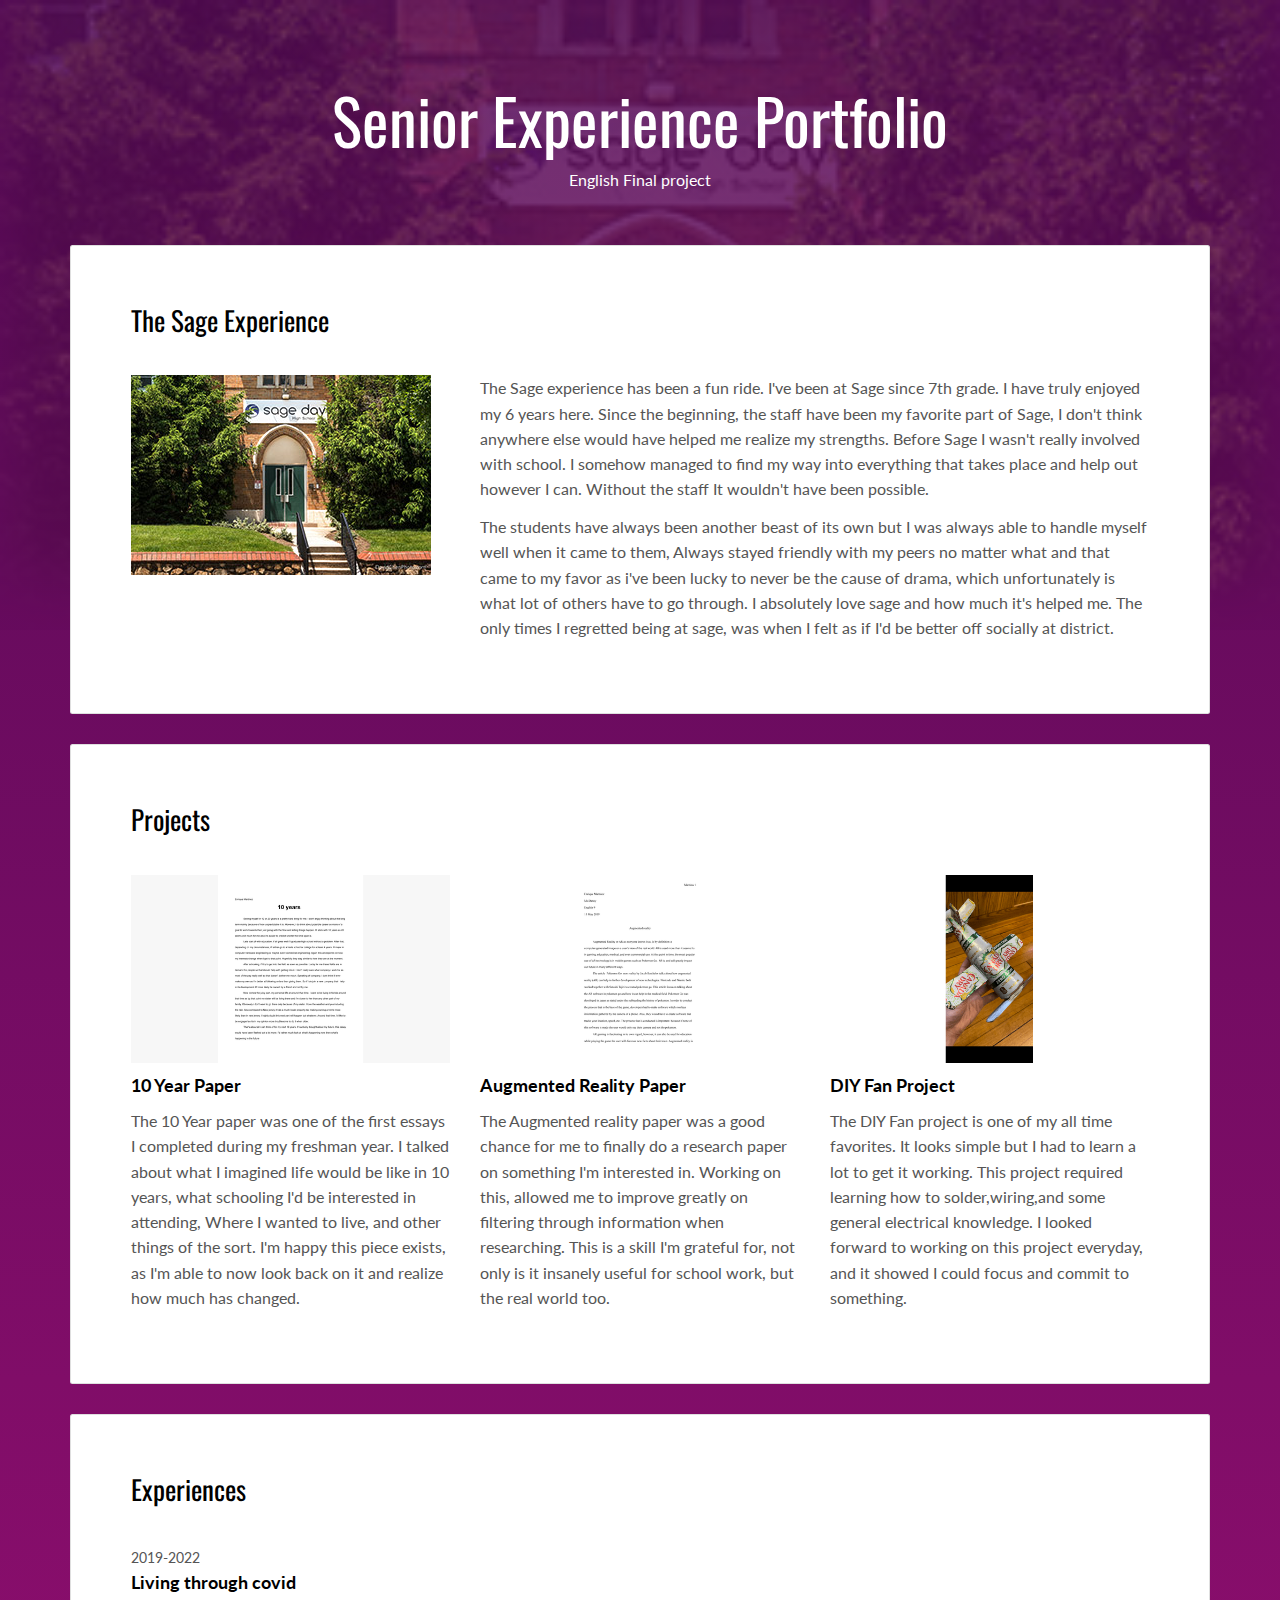
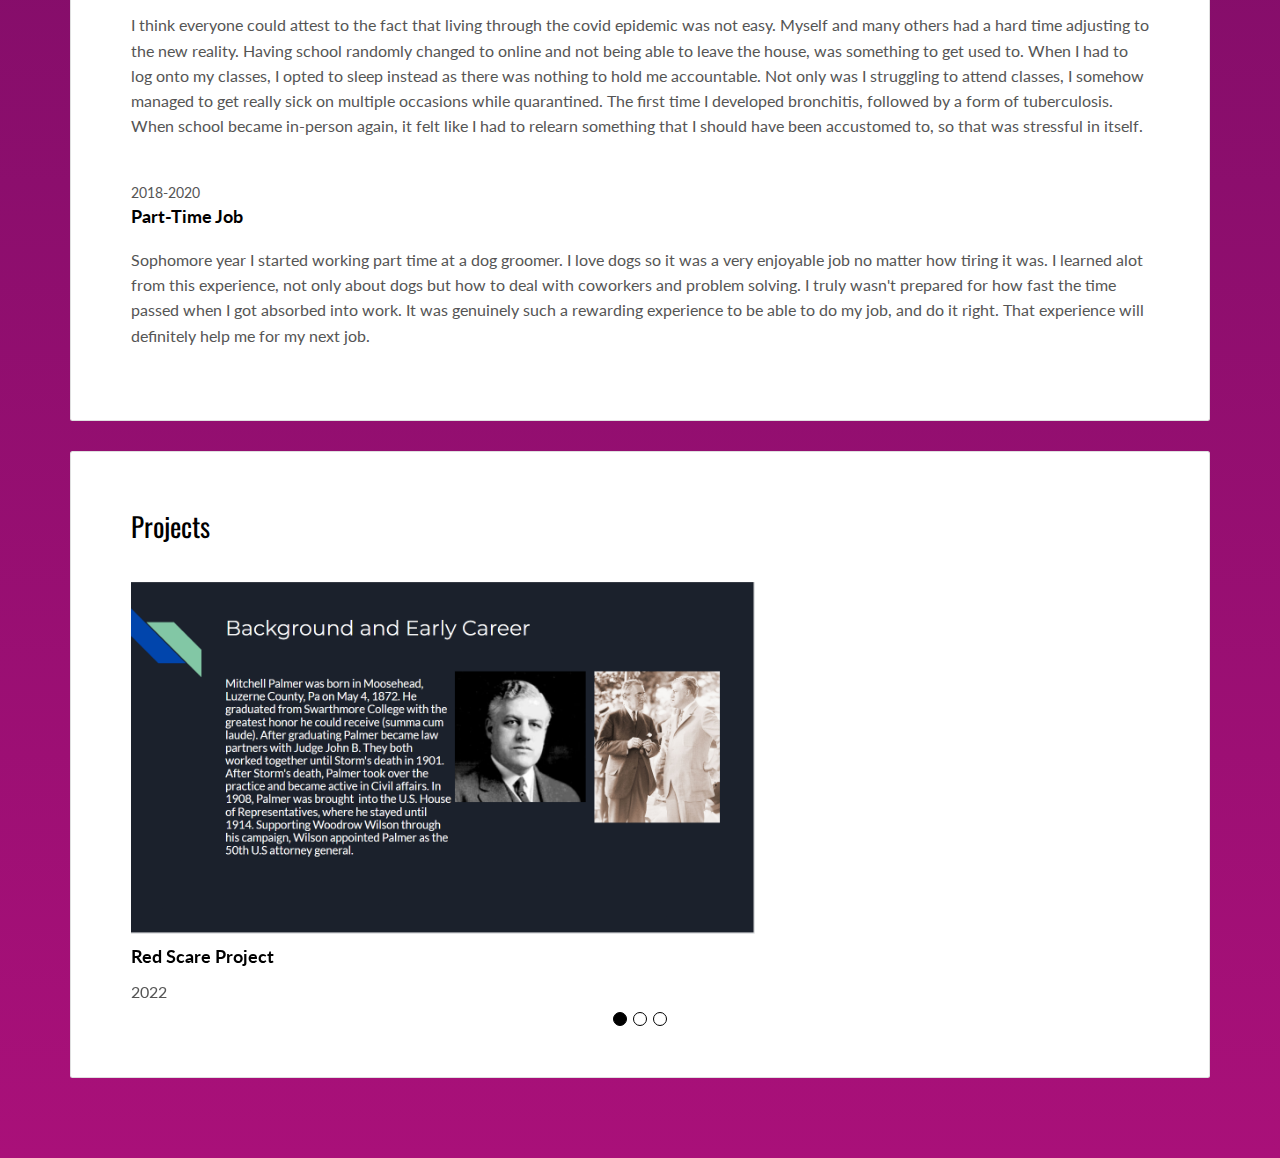
<file: index.html>
<!DOCTYPE html>
<html lang="en">

<head>
    <meta charset="UTF-8">
    <meta content="IE=edge" http-equiv="X-UA-Compatible">
    <meta content="width=device-width,initial-scale=1" name="viewport">
    <meta content="description" name="description">
    <meta name="google" content="notranslate" />
    <meta content="Mashup templates have been developped by Orson.io team" name="author">

    <!-- Disable tap highlight on IE -->
    <meta name="msapplication-tap-highlight" content="no">

    <link rel="apple-touch-icon" sizes="180x180" href="./assets/apple-icon-180x180.png">
    <link href="./assets/images/favicon.ico" rel="icon">

    <title>Senior Experience Portfolio</title>

    <link href="./main.d8e0d294.css" rel="stylesheet">
</head>

<body class="">

    <!-- Add your content of header -->
    <div class="background-color-layer" style="background-image: url('assets/images/rochelle-park.jpg')"></div>
    <main class="content-wrapper">
        <header class="white-text-container section-container">
            <div class="text-center">
                <h1>Senior Experience Portfolio</h1>
                <p>English Final project</p>
                <p>
                    </a>
                </p>
            </div>
        </header>



        <!-- Add your site or app content here -->

        <div class="container">
            <div class="row">
                <div class="col-xs-12">

                    <div class="card">
                        <div class="card-block">
                            <h2>The Sage Experience</h2>
                            <div class="row">
                                <div class="col-md-4">
                                    <p><img src="./assets/images/rochelle-park.jpg" class="img-responsive" alt=""></p>
                                </div>
                                <div class="col-md-8">

                                    <p>The Sage experience has been a fun ride. I've been at Sage since 7th grade. I have truly enjoyed my 6 years here. Since the beginning, the staff have been my favorite part of Sage, I don't think anywhere else would
                                        have helped me realize my strengths. Before Sage I wasn't really involved with school. I somehow managed to find my way into everything that takes place and help out however I can. Without the staff It wouldn't
                                        have been possible.</p>
                                    <p> The students have always been another beast of its own but I was always able to handle myself well when it came to them, Always stayed friendly with my peers no matter what and that came to my favor as i've been lucky
                                        to never be the cause of drama, which unfortunately is what lot of others have to go through. I absolutely love sage and how much it's helped me. The only times I regretted being at sage, was when I felt as if I'd
                                        be better off socially at district.</p>

                                </div>
                            </div>
                        </div>
                    </div>

                    <div class="card">
                        <div class="card-block">
                            <h2>Projects</h2>
                            <div class="row">
                                <div class="col-md-4">
                                    <img height="20" src="./assets/images/10yr.png" class="img-responsive" alt="">
                                    <h3 class="h5"> <a href="https://docs.google.com/document/d/1qlGxkkJUUHxyTC5dXUHqKidEwUs7uZRYqAKaQObdoUY/edit?usp=sharing" target="_blank">10 Year Paper</a></h3>
                                    <p>The 10 Year paper was one of the first essays I completed during my freshman year. I talked about what I imagined life would be like in 10 years, what schooling I'd be interested in attending, Where I wanted to live,
                                        and other things of the sort. I'm happy this piece exists, as I'm able to now look back on it and realize how much has changed.</p>
                                </div>
                                <div class="col-md-4">
                                    <img src="./assets/images/Augmented reality.png" class="img-responsive" alt="">
                                    <h3 class="h5"><a href="https://docs.google.com/document/d/1qlGxkkJUUHxyTC5dXUHqKidEwUs7uZRYqAKaQObdoUY/edit?usp=sharing" target="_blank">Augmented Reality Paper</a></h3>
                                    <p>The Augmented reality paper was a good chance for me to finally do a research paper on something I'm interested in. Working on this, allowed me to improve greatly on filtering through information when researching. This
                                        is a skill I'm grateful for, not only is it insanely useful for school work, but the real world too.
                                    </p>
                                </div>
                                <div class="col-md-4">
                                    <img src="./assets/images/IMG_1008.PNG" class="img-responsive" alt="">
                                    <h3 class="h5">DIY Fan Project</h3>
                                    <p>The DIY Fan project is one of my all time favorites. It looks simple but I had to learn a lot to get it working. This project required learning how to solder,wiring,and some general electrical knowledge. I looked forward
                                        to working on this project everyday, and it showed I could focus and commit to something.</p>
                                </div>
                            </div>
                        </div>
                    </div>

                    <div class="card">
                        <div class="card-block">
                            <h2>Experiences</h2>
                            <div class="work-experience">
                                <small class="date">2019-2022</small>
                                <h3 class="h5 date-title">Living through covid</h3>


                                <p>I think everyone could attest to the fact that living through the covid epidemic was not easy. Myself and many others had a hard time adjusting to the new reality. Having school randomly changed to online and not being
                                    able to leave the house, was something to get used to. When I had to log onto my classes, I opted to sleep instead as there was nothing to hold me accountable. Not only was I struggling to attend classes, I somehow
                                    managed to get really sick on multiple occasions while quarantined. The first time I developed bronchitis, followed by a form of tuberculosis. When school became in-person again, it felt like I had to relearn something
                                    that I should have been accustomed to, so that was stressful in itself. </p>
                            </div>

                            <div class="work-experience">
                                <small class="date">2018-2020</small>
                                <h3 class="h5 date-title">Part-Time Job</h3>

                                <p>Sophomore year I started working part time at a dog groomer. I love dogs so it was a very enjoyable job no matter how tiring it was. I learned alot from this experience, not only about dogs but how to deal with coworkers
                                    and problem solving. I truly wasn't prepared for how fast the time passed when I got absorbed into work. It was genuinely such a rewarding experience to be able to do my job, and do it right. That experience will definitely
                                    help me for my next job.</p>
                            </div>
                        </div>
                    </div>



                    <div class="card">
                        <div class="card-block">
                            <h2>Projects</h2>
                            <div id="carousel-example-generic" class="carousel slide" data-ride="carousel">


                                <!-- Wrapper for slides -->
                                <div class="carousel-inner" role="listbox">
                                    <div class="item active">
                                        <img src="./assets/images/Redscare.png" class="img-responsive" alt="...">
                                        <div class="carousel-caption">
                                            <h3 class="h5"><a href="https://docs.google.com/presentation/d/13E2xW4_POcstCYejtTIwGQg1jyLJ3vruAq7t8RSZ70w/edit?usp=sharing" target="_blank">Red Scare Project</a></h3>
                                            <p>2022</p>
                                        </div>
                                    </div>
                                    <div class="item">
                                        <img src="./assets/images/Exotic Pet Shop.png" class="img-responsive" alt="...">
                                        <div class="carousel-caption">
                                            <h3 class="h5">
                                                <a href="https://docs.google.com/presentation/d/10QjRKUTqv04MBxcoCzwsbgqoBcgsbx253GelMWJfw4w/edit?usp=sharing" target="_blank">Exotic Pet Shop</a>
                                            </h3>
                                            <p>2018</p>
                                        </div>
                                    </div>

                                    <div class="item">
                                        <img src="./assets/images/Resume.png" class="img-responsive" alt="...">
                                        <a href="https://docs.google.com/presentation/d/10QjRKUTqv04MBxcoCzwsbgqoBcgsbx253GelMWJfw4w/edit?usp=sharing" target="_blank">Resume</a>
                                        <p>This is an older Resume I create as part of College and Carrer.</p>
                                    </div>
                                </div>
                            </div>

                            <!-- Indicators -->
                            <ol class="carousel-indicators">
                                <li data-target="#carousel-example-generic" data-slide-to="0" class="active"></li>
                                <li data-target="#carousel-example-generic" data-slide-to="1"></li>
                                <li data-target="#carousel-example-generic" data-slide-to="2"></li>
                            </ol>

                        </div>
                    </div>
                </div>


            </div>
        </div>
        </div>

    </main>
    <footer class="footer-container white-text-container text-center">

    </footer>

    <script>
        document.addEventListener("DOMContentLoaded", function(event) {
            scrollRevelation('.card');
        });
    </script>
    <!-- Google Analytics: change UA-XXXXX-X to be your site's ID 

<script>
  (function (i, s, o, g, r, a, m) {
    i['GoogleAnalyticsObject'] = r; i[r] = i[r] || function () {
      (i[r].q = i[r].q || []).push(arguments)
    }, i[r].l = 1 * new Date(); a = s.createElement(o),
      m = s.getElementsByTagName(o)[0]; a.async = 1; a.src = g; m.parentNode.insertBefore(a, m)
  })(window, document, 'script', '//www.google-analytics.com/analytics.js', 'ga');
  ga('create', 'UA-XXXXX-X', 'auto');
  ga('send', 'pageview');
</script>

-->
    <script type="text/javascript" src="./main.bc58148c.js"></script>
</body>

</html>
</file>
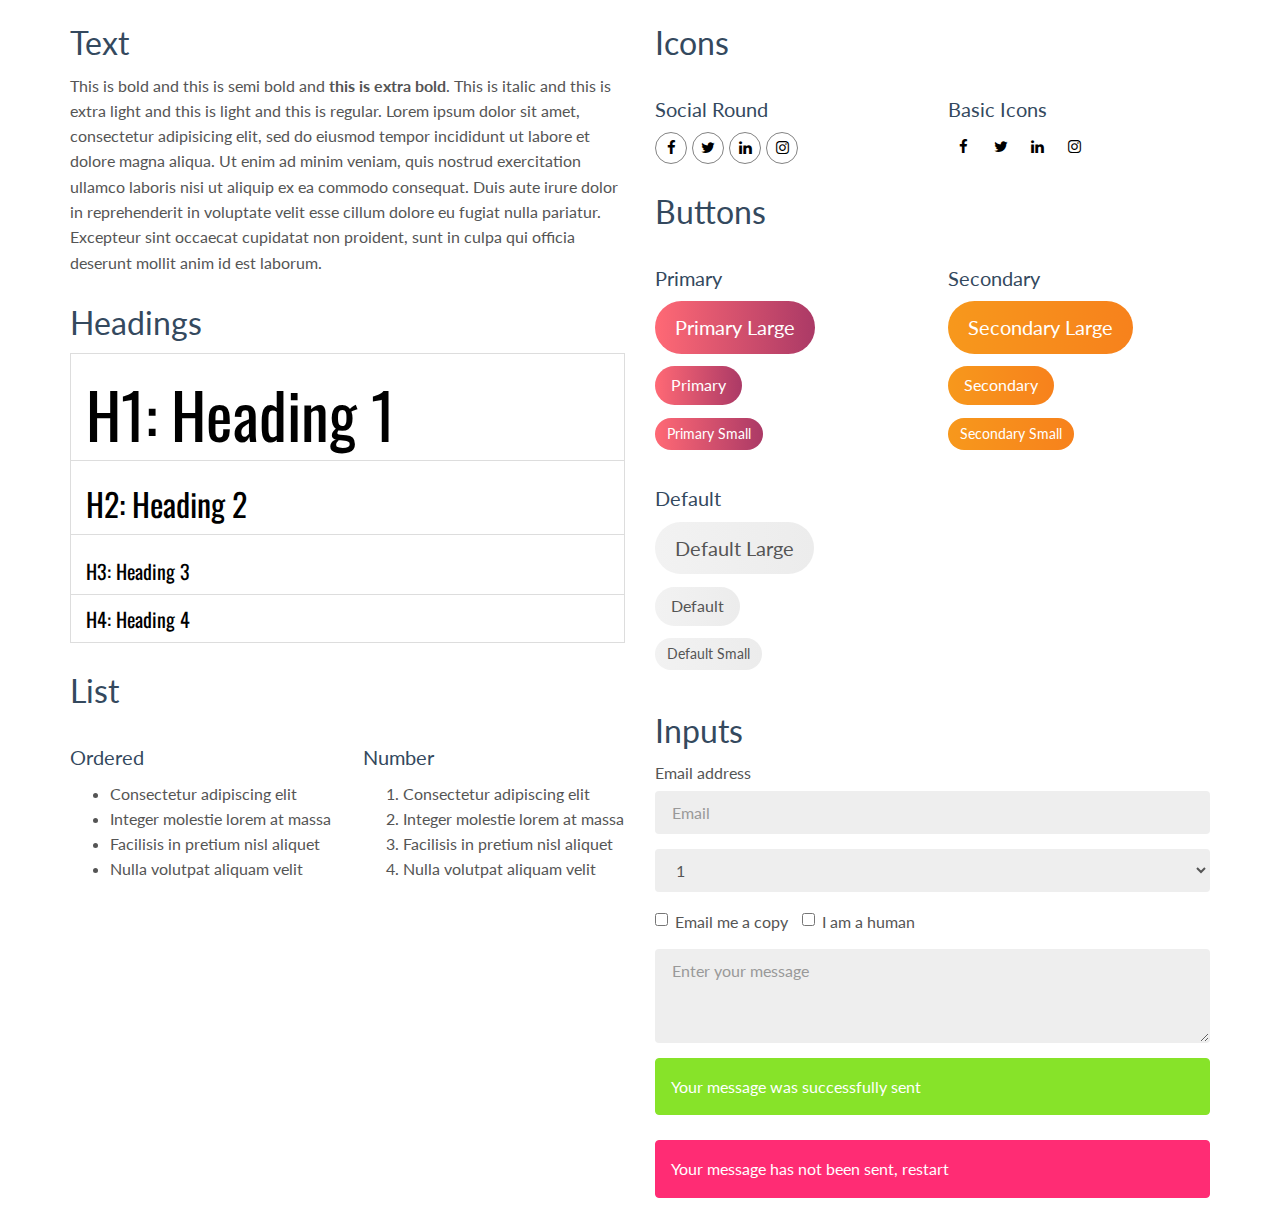
<file: components.html>
<!DOCTYPE html>
<html lang="en">

<head>
  <meta charset="UTF-8">
  <meta content="IE=edge" http-equiv="X-UA-Compatible">
  <meta content="width=device-width,initial-scale=1" name="viewport">
  <meta content="description" name="description">
  <meta name="google" content="notranslate" />
  <meta content="Mashup templates have been developped by Orson.io team" name="author">

  <!-- Disable tap highlight on IE -->
  <meta name="msapplication-tap-highlight" content="no">
  
  <link rel="apple-touch-icon" sizes="180x180" href="./assets/apple-icon-180x180.png">
  <link href="./assets/favicon.ico" rel="icon">

  <title>Senior Experience Portfolio</title>  

<link href="./main.d8e0d294.css" rel="stylesheet"></head>

<body class="white">


<!-- Add your site or app content here -->
  <div class="container">
    <div class="row">
      <div class="col-xs-12 col-md-6">

        <div class="template-example">
          <h2 class="template-title-example">Text</h2>
          <p>This is bold and this is semi bold and <b>this is extra bold</b>. This is italic and this is extra light and this is light
          and this is regular. Lorem ipsum dolor sit amet, consectetur adipisicing elit, sed do eiusmod
          tempor incididunt ut labore et dolore magna aliqua. Ut enim ad minim veniam,
          quis nostrud exercitation ullamco laboris nisi ut aliquip ex ea commodo
          consequat. Duis aute irure dolor in reprehenderit in voluptate velit esse
          cillum dolore eu fugiat nulla pariatur. Excepteur sint occaecat cupidatat non
          proident, sunt in culpa qui officia deserunt mollit anim id est laborum.
          </p>
        </div>

        <div class="template-example">
          <h2 class="template-title-example">Headings</h2>
          
          <table class="table table-bordered">
            <tr><td><h1>H1: Heading 1</h1></td></tr>
            <tr><td><h2>H2: Heading 2</h2></td></tr>
            <tr><td><h3>H3: Heading 3</h3></td></tr>
            <tr><td><h4>H4: Heading 4</h4></td></tr>
          </table>
          
        </div>

        
        <div class="template-example">
          <h2 class="template-title-example">List</h2>
          <div class="row">
            <div class="col-md-6">
              <h3 class="template-title-example">Ordered</h3>
              <ul>
                <li>Consectetur adipiscing elit</li>
                <li>Integer molestie lorem at massa</li>
                <li>Facilisis in pretium nisl aliquet</li>
                <li>Nulla volutpat aliquam velit</li>
              </ul>
            </div>
            <div class="col-md-6">
              <h3 class="template-title-example">Number</h3>
              <ol>
                <li>Consectetur adipiscing elit</li>
                <li>Integer molestie lorem at massa</li>
                <li>Facilisis in pretium nisl aliquet</li>
                <li>Nulla volutpat aliquam velit</li>
              </ol>
            </div>
          </div>
        </div>
        
      </div>

      <div class="col-xs-12 col-md-6">
        <div class="template-example">
          <h2 class="template-title-example">Icons</h2>
          
          <div class="row">
            <div class="col-md-6">
              <h3 class="template-title-example">Social Round</h2>
              <ul class="list-icons">
                <li>
                  <a href="" class="social-round-icon fa-icon">
                    <i class="fa fa-facebook"></i>
                  </a>
                </li>
                <li>
                  <a href="" class="social-round-icon fa-icon">
                    <i class="fa fa-twitter"></i>
                  </a>
                </li>
                <li>
                  <a href="" class="social-round-icon fa-icon">
                    <i class="fa fa-linkedin"></i>
                  </a>
                </li>
                <li>
                  <a href="" class="social-round-icon fa-icon">
                    <i class="fa fa-instagram"></i>
                  </a>
                </li>
              </ul>
            </div>
            <div class="col-md-6">
               <h3 class="template-title-example">Basic Icons</h2>
                <ul class="list-icons">
                  <li>
                    <span class="fa-icon">
                      <i class="fa fa-facebook"></i>
                    </span>
                  </li>
                  <li>
                    <span class="fa-icon">
                      <i class="fa fa-twitter"></i>
                    </span>
                  </li>
                  <li>
                    <span class="fa-icon">
                      <i class="fa fa-linkedin"></i>
                    </span>
                  </li>
                  <li>
                    <span class="fa-icon">
                      <i class="fa fa-instagram"></i>
                    </span>
                  </li>
                </ul>
            </div>

          </div>


          


        </div>

        <div class="template-example">
          <h2 class="template-title-example">Buttons</h2>
          <div class="row">
            <div class="col-md-6">
              <h3 class="template-title-example">Primary</h2>
              <div class="row">
                  <div class="col-md-6">
                  <p><a href="" class="btn btn-primary btn-lg">Primary Large</a></p>
                  <p><a href="" class="btn btn-primary">Primary </a></p>
                  <p><a href="" class="btn btn-primary btn-sm">Primary Small</a></p>
                </div>
              </div>

              <h3 class="template-title-example">Default</h2>
              <div class="row">
                  <div class="col-md-6">
                  <p><a href="" class="btn btn-default btn-lg">Default Large</a></p>
                  <p><a href="" class="btn btn-default">Default </a></p>
                  <p><a href="" class="btn btn-default btn-sm">Default Small</a></p>
                </div>
              </div>

            </div>

            <div class="col-md-6">
              <h3 class="template-title-example">Secondary</h2>
              <div class="row">
                  <div class="col-md-6">
                  <p><a href="" class="btn btn-info btn-lg">Secondary Large</a></p>
                  <p><a href="" class="btn btn-info">Secondary </a></p>
                  <p><a href="" class="btn btn-info btn-sm">Secondary Small</a></p>
                </div>
              </div>
            </div>
          </div>
        </div>
        
        <div class="template-example">
          <h2 class="template-title-example">Inputs</h2>

            <div class="form-group">
              <label for="exampleInputEmail1">Email address</label>
              <input type="email" class="form-control" id="exampleInputEmail1" placeholder="Email">
            </div>

            <div class="form-group">
              <select class="form-control">
                <option>1</option>
                <option>2</option>
                <option>3</option>
                <option>4</option>
                <option>5</option>
              </select>
            </div>

            <div class="form-group">
              <label class="checkbox-inline">
                <input 
                type="checkbox" id="inlineCheckbox1" value="option1"> Email me a copy
              </label>
              <label class="checkbox-inline">
                <input type="checkbox" id="inlineCheckbox2" value="option2"> I am a human
              </label>
            </div>

            <div class="form-group">
              <textarea class="form-control" rows="3" placeholder="Enter your message"></textarea>
            </div>
            
            <div class="alert alert-success" role="alert">Your message was successfully sent</div>
            <div class="alert alert-danger" role="alert">Your message has not been sent, restart</div>
        </div>




      </div>
    </div>
  </div>

<script type="text/javascript" src="./main.bc58148c.js"></script>
</file>
<file: main.d8e0d294.css>
@import url(https://fonts.googleapis.com/css?family=Lato:400,700|Oswald);
@import url(https://maxcdn.bootstrapcdn.com/font-awesome/4.7.0/css/font-awesome.min.css); /*!
 * Bootstrap v3.3.7 (http://getbootstrap.com)
 * Copyright 2011-2016 Twitter, Inc.
 * Licensed under MIT (https://github.com/twbs/bootstrap/blob/master/LICENSE)
 */
/*! normalize.css v3.0.3 | MIT License | github.com/necolas/normalize.css */
html {
  font-family: sans-serif;
  -ms-text-size-adjust: 100%;
  -webkit-text-size-adjust: 100%;
}
body {
  margin: 0;
}
article,
aside,
details,
figcaption,
figure,
footer,
header,
hgroup,
main,
menu,
nav,
section,
summary {
  display: block;
}
audio,
canvas,
progress,
video {
  display: inline-block;
  vertical-align: baseline;
}
audio:not([controls]) {
  display: none;
  height: 0;
}
[hidden],
template {
  display: none;
}
a {
  background-color: transparent;
}
a:active,
a:hover {
  outline: 0;
}
abbr[title] {
  border-bottom: 1px dotted;
}
b,
strong {
  font-weight: 700;
}
dfn {
  font-style: italic;
}
h1 {
  font-size: 2em;
  margin: 0.67em 0;
}
mark {
  background: #ff0;
  color: #000;
}
small {
  font-size: 80%;
}
sub,
sup {
  font-size: 75%;
  line-height: 0;
  position: relative;
  vertical-align: baseline;
}
sup {
  top: -0.5em;
}
sub {
  bottom: -0.25em;
}
img {
  border: 0;
}
svg:not(:root) {
  overflow: hidden;
}
figure {
  margin: 1em 40px;
}
hr {
  box-sizing: content-box;
  height: 0;
}
pre {
  overflow: auto;
}
code,
kbd,
pre,
samp {
  font-family: monospace, monospace;
  font-size: 1em;
}
button,
input,
optgroup,
select,
textarea {
  color: inherit;
  font: inherit;
  margin: 0;
}
button {
  overflow: visible;
}
button,
select {
  text-transform: none;
}
button,
html input[type="button"],
input[type="reset"],
input[type="submit"] {
  -webkit-appearance: button;
  cursor: pointer;
}
button[disabled],
html input[disabled] {
  cursor: default;
}
button::-moz-focus-inner,
input::-moz-focus-inner {
  border: 0;
  padding: 0;
}
input {
  line-height: normal;
}
input[type="checkbox"],
input[type="radio"] {
  box-sizing: border-box;
  padding: 0;
}
input[type="number"]::-webkit-inner-spin-button,
input[type="number"]::-webkit-outer-spin-button {
  height: auto;
}
input[type="search"] {
  -webkit-appearance: textfield;
  box-sizing: content-box;
}
input[type="search"]::-webkit-search-cancel-button,
input[type="search"]::-webkit-search-decoration {
  -webkit-appearance: none;
}
fieldset {
  border: 1px solid silver;
  margin: 0 2px;
  padding: 0.35em 0.625em 0.75em;
}
textarea {
  overflow: auto;
}
optgroup {
  font-weight: 700;
}
table {
  border-collapse: collapse;
  border-spacing: 0;
}
td,
th {
  padding: 0;
}

/*! Source: https://github.com/h5bp/html5-boilerplate/blob/master/src/css/main.css */
@media print {
  *,
  :after,
  :before {
    background: transparent !important;
    color: #000 !important;
    box-shadow: none !important;
    text-shadow: none !important;
  }
  a,
  a:visited {
    text-decoration: underline;
  }
  a[href]:after {
    content: " (" attr(href) ")";
  }
  abbr[title]:after {
    content: " (" attr(title) ")";
  }
  a[href^="#"]:after,
  a[href^="javascript:"]:after {
    content: "";
  }
  blockquote,
  pre {
    border: 1px solid #999;
    page-break-inside: avoid;
  }
  thead {
    display: table-header-group;
  }
  img,
  tr {
    page-break-inside: avoid;
  }
  img {
    max-width: 100% !important;
  }
  h2,
  h3,
  p {
    orphans: 3;
    widows: 3;
  }
  h2,
  h3 {
    page-break-after: avoid;
  }
  .navbar {
    display: none;
  }
  .btn > .caret,
  .dropup > .btn > .caret {
    border-top-color: #000 !important;
  }
  .label {
    border: 1px solid #000;
  }
  .table {
    border-collapse: collapse !important;
  }
  .table td,
  .table th {
    background-color: #fff !important;
  }
  .table-bordered td,
  .table-bordered th {
    border: 1px solid #ddd !important;
  }
}
*,
:after,
:before {
  -webkit-box-sizing: border-box;
  -moz-box-sizing: border-box;
  box-sizing: border-box;
}
html {
  font-size: 10px;
  -webkit-tap-highlight-color: transparent;
}
body {
  font-family: Lato, Helvetica, Arial, sans-serif;
  font-size: 16px;
  line-height: 1.58;
  color: #555;
  background-color: #fff;
}
button,
input,
select,
textarea {
  font-family: inherit;
  font-size: inherit;
  line-height: inherit;
}
a {
  color: #570A57;
  text-decoration: none;
}
a:focus,
a:hover {
  color: #570A57;
  text-decoration: underline;
}
a:focus {
  outline: 5px auto -webkit-focus-ring-color;
  outline-offset: -2px;
}
figure {
  margin: 0;
}
img {
  vertical-align: middle;
}
.img-responsive {
  display: block;
  max-width: 100%;
  height: auto;
}
.img-rounded {
  border-radius: 6px;
}
.img-thumbnail {
  padding: 4px;
  line-height: 1.58;
  background-color: #fff;
  border: 1px solid #ddd;
  border-radius: 4px;
  -webkit-transition: all 0.2s ease-in-out;
  -o-transition: all 0.2s ease-in-out;
  transition: all 0.2s ease-in-out;
  display: inline-block;
  max-width: 100%;
  height: auto;
}
.img-circle {
  border-radius: 50%;
}
hr {
  margin-top: 25px;
  margin-bottom: 25px;
  border: 0;
  border-top: 1px solid #eee;
}
.sr-only {
  position: absolute;
  width: 1px;
  height: 1px;
  margin: -1px;
  padding: 0;
  overflow: hidden;
  clip: rect(0, 0, 0, 0);
  border: 0;
}
.sr-only-focusable:active,
.sr-only-focusable:focus {
  position: static;
  width: auto;
  height: auto;
  margin: 0;
  overflow: visible;
  clip: auto;
}
[role="button"] {
  cursor: pointer;
}
.h1,
.h2,
.h3,
.h4,
.h5,
.h6,
h1,
h2,
h3,
h4,
h5,
h6 {
  font-family: Oswald, Helvetica, Arial, sans-serif;
  font-weight: 400;
  line-height: 1.1;
  color: #000;
}
.h1 .small,
.h1 small,
.h2 .small,
.h2 small,
.h3 .small,
.h3 small,
.h4 .small,
.h4 small,
.h5 .small,
.h5 small,
.h6 .small,
.h6 small,
h1 .small,
h1 small,
h2 .small,
h2 small,
h3 .small,
h3 small,
h4 .small,
h4 small,
h5 .small,
h5 small,
h6 .small,
h6 small {
  font-weight: 400;
  line-height: 1;
  color: #777;
}
.h1,
.h2,
.h3,
h1,
h2,
h3 {
  margin-top: 25px;
  margin-bottom: 12.5px;
}
.h1 .small,
.h1 small,
.h2 .small,
.h2 small,
.h3 .small,
.h3 small,
h1 .small,
h1 small,
h2 .small,
h2 small,
h3 .small,
h3 small {
  font-size: 65%;
}
.h4,
.h5,
.h6,
h4,
h5,
h6 {
  margin-top: 12.5px;
  margin-bottom: 12.5px;
}
.h4 .small,
.h4 small,
.h5 .small,
.h5 small,
.h6 .small,
.h6 small,
h4 .small,
h4 small,
h5 .small,
h5 small,
h6 .small,
h6 small {
  font-size: 75%;
}
.h1,
h1 {
  font-size: 63px;
}
.h2,
h2 {
  font-size: 27px;
}
.h3,
.h4,
h3,
h4 {
  font-size: 20px;
}
.h5,
h5 {
  font-size: 18px;
}
.h6,
h6 {
  font-size: 14px;
}
p {
  margin: 0 0 12.5px;
}
.lead {
  margin-bottom: 25px;
  font-size: 18px;
  font-weight: 300;
  line-height: 1.4;
}
@media (min-width: 768px) {
  .lead {
    font-size: 24px;
  }
}
.small,
small {
  font-size: 87%;
}
.mark,
mark {
  background-color: #fcf8e3;
  padding: 0.2em;
}
.text-left {
  text-align: left;
}
.text-right {
  text-align: right;
}
.text-center {
  text-align: center;
}
.text-justify {
  text-align: justify;
}
.text-nowrap {
  white-space: nowrap;
}
.text-lowercase {
  text-transform: lowercase;
}
.initialism,
.text-uppercase {
  text-transform: uppercase;
}
.text-capitalize {
  text-transform: capitalize;
}
.text-muted {
  color: #777;
}
.text-primary {
  color: #570A57;
}
a.text-primary:focus,
a.text-primary:hover {
  color: #570A57;
}
.text-success {
  color: #fff;
}
a.text-success:focus,
a.text-success:hover {
  color: #e6e6e6;
}
.text-info {
  color: #31708f;
}
a.text-info:focus,
a.text-info:hover {
  color: #245269;
}
.text-warning {
  color: #8a6d3b;
}
a.text-warning:focus,
a.text-warning:hover {
  color: #66512c;
}
.text-danger {
  color: #fff;
}
a.text-danger:focus,
a.text-danger:hover {
  color: #e6e6e6;
}
.bg-primary {
  color: #fff;
  background-color: #570A57;
}
a.bg-primary:focus,
a.bg-primary:hover {
  background-color: #570A57;
}
.bg-success {
  background-color: #87e329;
}
a.bg-success:focus,
a.bg-success:hover {
  background-color: #6dc019;
}
.bg-info {
  background-color: #d9edf7;
}
a.bg-info:focus,
a.bg-info:hover {
  background-color: #afd9ee;
}
.bg-warning {
  background-color: #fcf8e3;
}
a.bg-warning:focus,
a.bg-warning:hover {
  background-color: #f7ecb5;
}
.bg-danger {
  background-color: #570A57;
}
a.bg-danger:focus,
a.bg-danger:hover {
  background-color: #570A57;
}
.page-header {
  padding-bottom: 11.5px;
  margin: 50px 0 25px;
  border-bottom: 1px solid #eee;
}
ol,
ul {
  margin-top: 0;
  margin-bottom: 12.5px;
}
ol ol,
ol ul,
ul ol,
ul ul {
  margin-bottom: 0;
}
.list-inline,
.list-unstyled {
  padding-left: 0;
  list-style: none;
}
.list-inline {
  margin-left: -5px;
}
.list-inline > li {
  display: inline-block;
  padding-left: 5px;
  padding-right: 5px;
}
dl {
  margin-top: 0;
  margin-bottom: 25px;
}
dd,
dt {
  line-height: 1.58;
}
dt {
  font-weight: 700;
}
dd {
  margin-left: 0;
}
.dl-horizontal dd:after,
.dl-horizontal dd:before {
  content: " ";
  display: table;
}
.dl-horizontal dd:after {
  clear: both;
}
@media (min-width: 768px) {
  .dl-horizontal dt {
    float: left;
    width: 160px;
    clear: left;
    text-align: right;
    overflow: hidden;
    text-overflow: ellipsis;
    white-space: nowrap;
  }
  .dl-horizontal dd {
    margin-left: 180px;
  }
}
abbr[data-original-title],
abbr[title] {
  cursor: help;
  border-bottom: 1px dotted #777;
}
.initialism {
  font-size: 90%;
}
blockquote {
  padding: 12.5px 25px;
  margin: 0 0 25px;
  font-size: 20px;
  border-left: 5px solid #eee;
}
blockquote ol:last-child,
blockquote p:last-child,
blockquote ul:last-child {
  margin-bottom: 0;
}
blockquote .small,
blockquote footer,
blockquote small {
  display: block;
  font-size: 80%;
  line-height: 1.58;
  color: #777;
}
blockquote .small:before,
blockquote footer:before,
blockquote small:before {
  content: "\2014   \A0";
}
.blockquote-reverse,
blockquote.pull-right {
  padding-right: 15px;
  padding-left: 0;
  border-right: 5px solid #eee;
  border-left: 0;
  text-align: right;
}
.blockquote-reverse .small:before,
.blockquote-reverse footer:before,
.blockquote-reverse small:before,
blockquote.pull-right .small:before,
blockquote.pull-right footer:before,
blockquote.pull-right small:before {
  content: "";
}
.blockquote-reverse .small:after,
.blockquote-reverse footer:after,
.blockquote-reverse small:after,
blockquote.pull-right .small:after,
blockquote.pull-right footer:after,
blockquote.pull-right small:after {
  content: "\A0   \2014";
}
address {
  margin-bottom: 25px;
  font-style: normal;
  line-height: 1.58;
}
code,
kbd,
pre,
samp {
  font-family: Menlo, Monaco, Consolas, Courier New, monospace;
}
code {
  color: #c7254e;
  background-color: #f9f2f4;
  border-radius: 4px;
}
code,
kbd {
  padding: 2px 4px;
  font-size: 90%;
}
kbd {
  color: #fff;
  background-color: #333;
  border-radius: 3px;
  box-shadow: inset 0 -1px 0 rgba(0, 0, 0, 0.25);
}
kbd kbd {
  padding: 0;
  font-size: 100%;
  font-weight: 700;
  box-shadow: none;
}
pre {
  display: block;
  padding: 12px;
  margin: 0 0 12.5px;
  font-size: 15px;
  line-height: 1.58;
  word-break: break-all;
  word-wrap: break-word;
  color: #333;
  background-color: #f5f5f5;
  border: 1px solid #ccc;
  border-radius: 4px;
}
pre code {
  padding: 0;
  font-size: inherit;
  color: inherit;
  white-space: pre-wrap;
  background-color: transparent;
  border-radius: 0;
}
.pre-scrollable {
  max-height: 340px;
  overflow-y: scroll;
}
.container {
  margin-right: auto;
  margin-left: auto;
  padding-left: 15px;
  padding-right: 15px;
}
.container:after,
.container:before {
  content: " ";
  display: table;
}
.container:after {
  clear: both;
}
@media (min-width: 768px) {
  .container {
    width: 750px;
  }
}
@media (min-width: 992px) {
  .container {
    width: 970px;
  }
}
@media (min-width: 1200px) {
  .container {
    width: 1170px;
  }
}
.container-fluid {
  margin-right: auto;
  margin-left: auto;
  padding-left: 15px;
  padding-right: 15px;
}
.container-fluid:after,
.container-fluid:before {
  content: " ";
  display: table;
}
.container-fluid:after {
  clear: both;
}
.row {
  margin-left: -15px;
  margin-right: -15px;
}
.row:after,
.row:before {
  content: " ";
  display: table;
}
.row:after {
  clear: both;
}
.col-lg-1,
.col-lg-2,
.col-lg-3,
.col-lg-4,
.col-lg-5,
.col-lg-6,
.col-lg-7,
.col-lg-8,
.col-lg-9,
.col-lg-10,
.col-lg-11,
.col-lg-12,
.col-md-1,
.col-md-2,
.col-md-3,
.col-md-4,
.col-md-5,
.col-md-6,
.col-md-7,
.col-md-8,
.col-md-9,
.col-md-10,
.col-md-11,
.col-md-12,
.col-sm-1,
.col-sm-2,
.col-sm-3,
.col-sm-4,
.col-sm-5,
.col-sm-6,
.col-sm-7,
.col-sm-8,
.col-sm-9,
.col-sm-10,
.col-sm-11,
.col-sm-12,
.col-xs-1,
.col-xs-2,
.col-xs-3,
.col-xs-4,
.col-xs-5,
.col-xs-6,
.col-xs-7,
.col-xs-8,
.col-xs-9,
.col-xs-10,
.col-xs-11,
.col-xs-12 {
  position: relative;
  min-height: 1px;
  padding-left: 15px;
  padding-right: 15px;
}
.col-xs-1,
.col-xs-2,
.col-xs-3,
.col-xs-4,
.col-xs-5,
.col-xs-6,
.col-xs-7,
.col-xs-8,
.col-xs-9,
.col-xs-10,
.col-xs-11,
.col-xs-12 {
  float: left;
}
.col-xs-1 {
  width: 8.33333%;
}
.col-xs-2 {
  width: 16.66667%;
}
.col-xs-3 {
  width: 25%;
}
.col-xs-4 {
  width: 33.33333%;
}
.col-xs-5 {
  width: 41.66667%;
}
.col-xs-6 {
  width: 50%;
}
.col-xs-7 {
  width: 58.33333%;
}
.col-xs-8 {
  width: 66.66667%;
}
.col-xs-9 {
  width: 75%;
}
.col-xs-10 {
  width: 83.33333%;
}
.col-xs-11 {
  width: 91.66667%;
}
.col-xs-12 {
  width: 100%;
}
.col-xs-pull-0 {
  right: auto;
}
.col-xs-pull-1 {
  right: 8.33333%;
}
.col-xs-pull-2 {
  right: 16.66667%;
}
.col-xs-pull-3 {
  right: 25%;
}
.col-xs-pull-4 {
  right: 33.33333%;
}
.col-xs-pull-5 {
  right: 41.66667%;
}
.col-xs-pull-6 {
  right: 50%;
}
.col-xs-pull-7 {
  right: 58.33333%;
}
.col-xs-pull-8 {
  right: 66.66667%;
}
.col-xs-pull-9 {
  right: 75%;
}
.col-xs-pull-10 {
  right: 83.33333%;
}
.col-xs-pull-11 {
  right: 91.66667%;
}
.col-xs-pull-12 {
  right: 100%;
}
.col-xs-push-0 {
  left: auto;
}
.col-xs-push-1 {
  left: 8.33333%;
}
.col-xs-push-2 {
  left: 16.66667%;
}
.col-xs-push-3 {
  left: 25%;
}
.col-xs-push-4 {
  left: 33.33333%;
}
.col-xs-push-5 {
  left: 41.66667%;
}
.col-xs-push-6 {
  left: 50%;
}
.col-xs-push-7 {
  left: 58.33333%;
}
.col-xs-push-8 {
  left: 66.66667%;
}
.col-xs-push-9 {
  left: 75%;
}
.col-xs-push-10 {
  left: 83.33333%;
}
.col-xs-push-11 {
  left: 91.66667%;
}
.col-xs-push-12 {
  left: 100%;
}
.col-xs-offset-0 {
  margin-left: 0;
}
.col-xs-offset-1 {
  margin-left: 8.33333%;
}
.col-xs-offset-2 {
  margin-left: 16.66667%;
}
.col-xs-offset-3 {
  margin-left: 25%;
}
.col-xs-offset-4 {
  margin-left: 33.33333%;
}
.col-xs-offset-5 {
  margin-left: 41.66667%;
}
.col-xs-offset-6 {
  margin-left: 50%;
}
.col-xs-offset-7 {
  margin-left: 58.33333%;
}
.col-xs-offset-8 {
  margin-left: 66.66667%;
}
.col-xs-offset-9 {
  margin-left: 75%;
}
.col-xs-offset-10 {
  margin-left: 83.33333%;
}
.col-xs-offset-11 {
  margin-left: 91.66667%;
}
.col-xs-offset-12 {
  margin-left: 100%;
}
@media (min-width: 768px) {
  .col-sm-1,
  .col-sm-2,
  .col-sm-3,
  .col-sm-4,
  .col-sm-5,
  .col-sm-6,
  .col-sm-7,
  .col-sm-8,
  .col-sm-9,
  .col-sm-10,
  .col-sm-11,
  .col-sm-12 {
    float: left;
  }
  .col-sm-1 {
    width: 8.33333%;
  }
  .col-sm-2 {
    width: 16.66667%;
  }
  .col-sm-3 {
    width: 25%;
  }
  .col-sm-4 {
    width: 33.33333%;
  }
  .col-sm-5 {
    width: 41.66667%;
  }
  .col-sm-6 {
    width: 50%;
  }
  .col-sm-7 {
    width: 58.33333%;
  }
  .col-sm-8 {
    width: 66.66667%;
  }
  .col-sm-9 {
    width: 75%;
  }
  .col-sm-10 {
    width: 83.33333%;
  }
  .col-sm-11 {
    width: 91.66667%;
  }
  .col-sm-12 {
    width: 100%;
  }
  .col-sm-pull-0 {
    right: auto;
  }
  .col-sm-pull-1 {
    right: 8.33333%;
  }
  .col-sm-pull-2 {
    right: 16.66667%;
  }
  .col-sm-pull-3 {
    right: 25%;
  }
  .col-sm-pull-4 {
    right: 33.33333%;
  }
  .col-sm-pull-5 {
    right: 41.66667%;
  }
  .col-sm-pull-6 {
    right: 50%;
  }
  .col-sm-pull-7 {
    right: 58.33333%;
  }
  .col-sm-pull-8 {
    right: 66.66667%;
  }
  .col-sm-pull-9 {
    right: 75%;
  }
  .col-sm-pull-10 {
    right: 83.33333%;
  }
  .col-sm-pull-11 {
    right: 91.66667%;
  }
  .col-sm-pull-12 {
    right: 100%;
  }
  .col-sm-push-0 {
    left: auto;
  }
  .col-sm-push-1 {
    left: 8.33333%;
  }
  .col-sm-push-2 {
    left: 16.66667%;
  }
  .col-sm-push-3 {
    left: 25%;
  }
  .col-sm-push-4 {
    left: 33.33333%;
  }
  .col-sm-push-5 {
    left: 41.66667%;
  }
  .col-sm-push-6 {
    left: 50%;
  }
  .col-sm-push-7 {
    left: 58.33333%;
  }
  .col-sm-push-8 {
    left: 66.66667%;
  }
  .col-sm-push-9 {
    left: 75%;
  }
  .col-sm-push-10 {
    left: 83.33333%;
  }
  .col-sm-push-11 {
    left: 91.66667%;
  }
  .col-sm-push-12 {
    left: 100%;
  }
  .col-sm-offset-0 {
    margin-left: 0;
  }
  .col-sm-offset-1 {
    margin-left: 8.33333%;
  }
  .col-sm-offset-2 {
    margin-left: 16.66667%;
  }
  .col-sm-offset-3 {
    margin-left: 25%;
  }
  .col-sm-offset-4 {
    margin-left: 33.33333%;
  }
  .col-sm-offset-5 {
    margin-left: 41.66667%;
  }
  .col-sm-offset-6 {
    margin-left: 50%;
  }
  .col-sm-offset-7 {
    margin-left: 58.33333%;
  }
  .col-sm-offset-8 {
    margin-left: 66.66667%;
  }
  .col-sm-offset-9 {
    margin-left: 75%;
  }
  .col-sm-offset-10 {
    margin-left: 83.33333%;
  }
  .col-sm-offset-11 {
    margin-left: 91.66667%;
  }
  .col-sm-offset-12 {
    margin-left: 100%;
  }
}
@media (min-width: 992px) {
  .col-md-1,
  .col-md-2,
  .col-md-3,
  .col-md-4,
  .col-md-5,
  .col-md-6,
  .col-md-7,
  .col-md-8,
  .col-md-9,
  .col-md-10,
  .col-md-11,
  .col-md-12 {
    float: left;
  }
  .col-md-1 {
    width: 8.33333%;
  }
  .col-md-2 {
    width: 16.66667%;
  }
  .col-md-3 {
    width: 25%;
  }
  .col-md-4 {
    width: 33.33333%;
  }
  .col-md-5 {
    width: 41.66667%;
  }
  .col-md-6 {
    width: 50%;
  }
  .col-md-7 {
    width: 58.33333%;
  }
  .col-md-8 {
    width: 66.66667%;
  }
  .col-md-9 {
    width: 75%;
  }
  .col-md-10 {
    width: 83.33333%;
  }
  .col-md-11 {
    width: 91.66667%;
  }
  .col-md-12 {
    width: 100%;
  }
  .col-md-pull-0 {
    right: auto;
  }
  .col-md-pull-1 {
    right: 8.33333%;
  }
  .col-md-pull-2 {
    right: 16.66667%;
  }
  .col-md-pull-3 {
    right: 25%;
  }
  .col-md-pull-4 {
    right: 33.33333%;
  }
  .col-md-pull-5 {
    right: 41.66667%;
  }
  .col-md-pull-6 {
    right: 50%;
  }
  .col-md-pull-7 {
    right: 58.33333%;
  }
  .col-md-pull-8 {
    right: 66.66667%;
  }
  .col-md-pull-9 {
    right: 75%;
  }
  .col-md-pull-10 {
    right: 83.33333%;
  }
  .col-md-pull-11 {
    right: 91.66667%;
  }
  .col-md-pull-12 {
    right: 100%;
  }
  .col-md-push-0 {
    left: auto;
  }
  .col-md-push-1 {
    left: 8.33333%;
  }
  .col-md-push-2 {
    left: 16.66667%;
  }
  .col-md-push-3 {
    left: 25%;
  }
  .col-md-push-4 {
    left: 33.33333%;
  }
  .col-md-push-5 {
    left: 41.66667%;
  }
  .col-md-push-6 {
    left: 50%;
  }
  .col-md-push-7 {
    left: 58.33333%;
  }
  .col-md-push-8 {
    left: 66.66667%;
  }
  .col-md-push-9 {
    left: 75%;
  }
  .col-md-push-10 {
    left: 83.33333%;
  }
  .col-md-push-11 {
    left: 91.66667%;
  }
  .col-md-push-12 {
    left: 100%;
  }
  .col-md-offset-0 {
    margin-left: 0;
  }
  .col-md-offset-1 {
    margin-left: 8.33333%;
  }
  .col-md-offset-2 {
    margin-left: 16.66667%;
  }
  .col-md-offset-3 {
    margin-left: 25%;
  }
  .col-md-offset-4 {
    margin-left: 33.33333%;
  }
  .col-md-offset-5 {
    margin-left: 41.66667%;
  }
  .col-md-offset-6 {
    margin-left: 50%;
  }
  .col-md-offset-7 {
    margin-left: 58.33333%;
  }
  .col-md-offset-8 {
    margin-left: 66.66667%;
  }
  .col-md-offset-9 {
    margin-left: 75%;
  }
  .col-md-offset-10 {
    margin-left: 83.33333%;
  }
  .col-md-offset-11 {
    margin-left: 91.66667%;
  }
  .col-md-offset-12 {
    margin-left: 100%;
  }
}
@media (min-width: 1200px) {
  .col-lg-1,
  .col-lg-2,
  .col-lg-3,
  .col-lg-4,
  .col-lg-5,
  .col-lg-6,
  .col-lg-7,
  .col-lg-8,
  .col-lg-9,
  .col-lg-10,
  .col-lg-11,
  .col-lg-12 {
    float: left;
  }
  .col-lg-1 {
    width: 8.33333%;
  }
  .col-lg-2 {
    width: 16.66667%;
  }
  .col-lg-3 {
    width: 25%;
  }
  .col-lg-4 {
    width: 33.33333%;
  }
  .col-lg-5 {
    width: 41.66667%;
  }
  .col-lg-6 {
    width: 50%;
  }
  .col-lg-7 {
    width: 58.33333%;
  }
  .col-lg-8 {
    width: 66.66667%;
  }
  .col-lg-9 {
    width: 75%;
  }
  .col-lg-10 {
    width: 83.33333%;
  }
  .col-lg-11 {
    width: 91.66667%;
  }
  .col-lg-12 {
    width: 100%;
  }
  .col-lg-pull-0 {
    right: auto;
  }
  .col-lg-pull-1 {
    right: 8.33333%;
  }
  .col-lg-pull-2 {
    right: 16.66667%;
  }
  .col-lg-pull-3 {
    right: 25%;
  }
  .col-lg-pull-4 {
    right: 33.33333%;
  }
  .col-lg-pull-5 {
    right: 41.66667%;
  }
  .col-lg-pull-6 {
    right: 50%;
  }
  .col-lg-pull-7 {
    right: 58.33333%;
  }
  .col-lg-pull-8 {
    right: 66.66667%;
  }
  .col-lg-pull-9 {
    right: 75%;
  }
  .col-lg-pull-10 {
    right: 83.33333%;
  }
  .col-lg-pull-11 {
    right: 91.66667%;
  }
  .col-lg-pull-12 {
    right: 100%;
  }
  .col-lg-push-0 {
    left: auto;
  }
  .col-lg-push-1 {
    left: 8.33333%;
  }
  .col-lg-push-2 {
    left: 16.66667%;
  }
  .col-lg-push-3 {
    left: 25%;
  }
  .col-lg-push-4 {
    left: 33.33333%;
  }
  .col-lg-push-5 {
    left: 41.66667%;
  }
  .col-lg-push-6 {
    left: 50%;
  }
  .col-lg-push-7 {
    left: 58.33333%;
  }
  .col-lg-push-8 {
    left: 66.66667%;
  }
  .col-lg-push-9 {
    left: 75%;
  }
  .col-lg-push-10 {
    left: 83.33333%;
  }
  .col-lg-push-11 {
    left: 91.66667%;
  }
  .col-lg-push-12 {
    left: 100%;
  }
  .col-lg-offset-0 {
    margin-left: 0;
  }
  .col-lg-offset-1 {
    margin-left: 8.33333%;
  }
  .col-lg-offset-2 {
    margin-left: 16.66667%;
  }
  .col-lg-offset-3 {
    margin-left: 25%;
  }
  .col-lg-offset-4 {
    margin-left: 33.33333%;
  }
  .col-lg-offset-5 {
    margin-left: 41.66667%;
  }
  .col-lg-offset-6 {
    margin-left: 50%;
  }
  .col-lg-offset-7 {
    margin-left: 58.33333%;
  }
  .col-lg-offset-8 {
    margin-left: 66.66667%;
  }
  .col-lg-offset-9 {
    margin-left: 75%;
  }
  .col-lg-offset-10 {
    margin-left: 83.33333%;
  }
  .col-lg-offset-11 {
    margin-left: 91.66667%;
  }
  .col-lg-offset-12 {
    margin-left: 100%;
  }
}
table {
  background-color: transparent;
}
caption {
  padding-top: 8px;
  padding-bottom: 8px;
  color: #777;
}
caption,
th {
  text-align: left;
}
.table {
  width: 100%;
  max-width: 100%;
  margin-bottom: 25px;
}
.table > tbody > tr > td,
.table > tbody > tr > th,
.table > tfoot > tr > td,
.table > tfoot > tr > th,
.table > thead > tr > td,
.table > thead > tr > th {
  padding: 8px;
  line-height: 1.58;
  vertical-align: top;
  border-top: 1px solid #ddd;
}
.table > thead > tr > th {
  vertical-align: bottom;
  border-bottom: 2px solid #ddd;
}
.table > caption + thead > tr:first-child > td,
.table > caption + thead > tr:first-child > th,
.table > colgroup + thead > tr:first-child > td,
.table > colgroup + thead > tr:first-child > th,
.table > thead:first-child > tr:first-child > td,
.table > thead:first-child > tr:first-child > th {
  border-top: 0;
}
.table > tbody + tbody {
  border-top: 2px solid #ddd;
}
.table .table {
  background-color: #fff;
}
.table-condensed > tbody > tr > td,
.table-condensed > tbody > tr > th,
.table-condensed > tfoot > tr > td,
.table-condensed > tfoot > tr > th,
.table-condensed > thead > tr > td,
.table-condensed > thead > tr > th {
  padding: 5px;
}
.table-bordered,
.table-bordered > tbody > tr > td,
.table-bordered > tbody > tr > th,
.table-bordered > tfoot > tr > td,
.table-bordered > tfoot > tr > th,
.table-bordered > thead > tr > td,
.table-bordered > thead > tr > th {
  border: 1px solid #ddd;
}
.table-bordered > thead > tr > td,
.table-bordered > thead > tr > th {
  border-bottom-width: 2px;
}
.table-striped > tbody > tr:nth-of-type(odd) {
  background-color: #f9f9f9;
}
.table-hover > tbody > tr:hover {
  background-color: #f5f5f5;
}
table col[class*="col-"] {
  position: static;
  float: none;
  display: table-column;
}
table td[class*="col-"],
table th[class*="col-"] {
  position: static;
  float: none;
  display: table-cell;
}
.table > tbody > tr.active > td,
.table > tbody > tr.active > th,
.table > tbody > tr > td.active,
.table > tbody > tr > th.active,
.table > tfoot > tr.active > td,
.table > tfoot > tr.active > th,
.table > tfoot > tr > td.active,
.table > tfoot > tr > th.active,
.table > thead > tr.active > td,
.table > thead > tr.active > th,
.table > thead > tr > td.active,
.table > thead > tr > th.active {
  background-color: #f5f5f5;
}
.table-hover > tbody > tr.active:hover > td,
.table-hover > tbody > tr.active:hover > th,
.table-hover > tbody > tr:hover > .active,
.table-hover > tbody > tr > td.active:hover,
.table-hover > tbody > tr > th.active:hover {
  background-color: #e8e8e8;
}
.table > tbody > tr.success > td,
.table > tbody > tr.success > th,
.table > tbody > tr > td.success,
.table > tbody > tr > th.success,
.table > tfoot > tr.success > td,
.table > tfoot > tr.success > th,
.table > tfoot > tr > td.success,
.table > tfoot > tr > th.success,
.table > thead > tr.success > td,
.table > thead > tr.success > th,
.table > thead > tr > td.success,
.table > thead > tr > th.success {
  background-color: #87e329;
}
.table-hover > tbody > tr.success:hover > td,
.table-hover > tbody > tr.success:hover > th,
.table-hover > tbody > tr:hover > .success,
.table-hover > tbody > tr > td.success:hover,
.table-hover > tbody > tr > th.success:hover {
  background-color: #7ad61c;
}
.table > tbody > tr.info > td,
.table > tbody > tr.info > th,
.table > tbody > tr > td.info,
.table > tbody > tr > th.info,
.table > tfoot > tr.info > td,
.table > tfoot > tr.info > th,
.table > tfoot > tr > td.info,
.table > tfoot > tr > th.info,
.table > thead > tr.info > td,
.table > thead > tr.info > th,
.table > thead > tr > td.info,
.table > thead > tr > th.info {
  background-color: #d9edf7;
}
.table-hover > tbody > tr.info:hover > td,
.table-hover > tbody > tr.info:hover > th,
.table-hover > tbody > tr:hover > .info,
.table-hover > tbody > tr > td.info:hover,
.table-hover > tbody > tr > th.info:hover {
  background-color: #c4e3f3;
}
.table > tbody > tr.warning > td,
.table > tbody > tr.warning > th,
.table > tbody > tr > td.warning,
.table > tbody > tr > th.warning,
.table > tfoot > tr.warning > td,
.table > tfoot > tr.warning > th,
.table > tfoot > tr > td.warning,
.table > tfoot > tr > th.warning,
.table > thead > tr.warning > td,
.table > thead > tr.warning > th,
.table > thead > tr > td.warning,
.table > thead > tr > th.warning {
  background-color: #fcf8e3;
}
.table-hover > tbody > tr.warning:hover > td,
.table-hover > tbody > tr.warning:hover > th,
.table-hover > tbody > tr:hover > .warning,
.table-hover > tbody > tr > td.warning:hover,
.table-hover > tbody > tr > th.warning:hover {
  background-color: #faf2cc;
}
.table > tbody > tr.danger > td,
.table > tbody > tr.danger > th,
.table > tbody > tr > td.danger,
.table > tbody > tr > th.danger,
.table > tfoot > tr.danger > td,
.table > tfoot > tr.danger > th,
.table > tfoot > tr > td.danger,
.table > tfoot > tr > th.danger,
.table > thead > tr.danger > td,
.table > thead > tr.danger > th,
.table > thead > tr > td.danger,
.table > thead > tr > th.danger {
  background-color: #570A57;
}
.table-hover > tbody > tr.danger:hover > td,
.table-hover > tbody > tr.danger:hover > th,
.table-hover > tbody > tr:hover > .danger,
.table-hover > tbody > tr > td.danger:hover,
.table-hover > tbody > tr > th.danger:hover {
  background-color: #570A57;
}
.table-responsive {
  overflow-x: auto;
  min-height: 0.01%;
}
@media screen and (max-width: 767px) {
  .table-responsive {
    width: 100%;
    margin-bottom: 18.75px;
    overflow-y: hidden;
    -ms-overflow-style: -ms-autohiding-scrollbar;
    border: 1px solid #ddd;
  }
  .table-responsive > .table {
    margin-bottom: 0;
  }
  .table-responsive > .table > tbody > tr > td,
  .table-responsive > .table > tbody > tr > th,
  .table-responsive > .table > tfoot > tr > td,
  .table-responsive > .table > tfoot > tr > th,
  .table-responsive > .table > thead > tr > td,
  .table-responsive > .table > thead > tr > th {
    white-space: nowrap;
  }
  .table-responsive > .table-bordered {
    border: 0;
  }
  .table-responsive > .table-bordered > tbody > tr > td:first-child,
  .table-responsive > .table-bordered > tbody > tr > th:first-child,
  .table-responsive > .table-bordered > tfoot > tr > td:first-child,
  .table-responsive > .table-bordered > tfoot > tr > th:first-child,
  .table-responsive > .table-bordered > thead > tr > td:first-child,
  .table-responsive > .table-bordered > thead > tr > th:first-child {
    border-left: 0;
  }
  .table-responsive > .table-bordered > tbody > tr > td:last-child,
  .table-responsive > .table-bordered > tbody > tr > th:last-child,
  .table-responsive > .table-bordered > tfoot > tr > td:last-child,
  .table-responsive > .table-bordered > tfoot > tr > th:last-child,
  .table-responsive > .table-bordered > thead > tr > td:last-child,
  .table-responsive > .table-bordered > thead > tr > th:last-child {
    border-right: 0;
  }
  .table-responsive > .table-bordered > tbody > tr:last-child > td,
  .table-responsive > .table-bordered > tbody > tr:last-child > th,
  .table-responsive > .table-bordered > tfoot > tr:last-child > td,
  .table-responsive > .table-bordered > tfoot > tr:last-child > th {
    border-bottom: 0;
  }
}
fieldset {
  margin: 0;
  min-width: 0;
}
fieldset,
legend {
  padding: 0;
  border: 0;
}
legend {
  display: block;
  width: 100%;
  margin-bottom: 25px;
  font-size: 24px;
  line-height: inherit;
  color: #333;
  border-bottom: 1px solid #e5e5e5;
}
label {
  display: inline-block;
  max-width: 100%;
  margin-bottom: 5px;
  font-weight: 700;
}
input[type="search"] {
  -webkit-box-sizing: border-box;
  -moz-box-sizing: border-box;
  box-sizing: border-box;
}
input[type="checkbox"],
input[type="radio"] {
  margin: 4px 0 0;
  margin-top: 1px\9;
  line-height: normal;
}
input[type="file"] {
  display: block;
}
input[type="range"] {
  display: block;
  width: 100%;
}
select[multiple],
select[size] {
  height: auto;
}
input[type="checkbox"]:focus,
input[type="file"]:focus,
input[type="radio"]:focus {
  outline: 5px auto -webkit-focus-ring-color;
  outline-offset: -2px;
}
output {
  padding-top: 9px;
}
.form-control,
output {
  display: block;
  font-size: 16px;
  line-height: 1.58;
  color: #555;
}
.form-control {
  width: 100%;
  height: 43px;
  padding: 8px 16px;
  background-color: #eee;
  background-image: none;
  border: 1px solid transparent;
  border-radius: 4px;
  -webkit-box-shadow: inset 0 1px 1px rgba(0, 0, 0, 0.075);
  box-shadow: inset 0 1px 1px rgba(0, 0, 0, 0.075);
  -webkit-transition: border-color 0.15s ease-in-out,
    box-shadow 0.15s ease-in-out;
  -o-transition: border-color ease-in-out 0.15s, box-shadow ease-in-out 0.15s;
  transition: border-color 0.15s ease-in-out, box-shadow 0.15s ease-in-out;
}
.form-control:focus {
  border-color: #66afe9;
  -webkit-box-shadow: inset 0 1px 1px rgba(0, 0, 0, 0.075),
    0 0 8px rgba(102, 175, 233, 0.6);
  box-shadow: inset 0 1px 1px rgba(0, 0, 0, 0.075),
    0 0 8px rgba(102, 175, 233, 0.6);
}
.form-control::-moz-placeholder {
  color: #999;
  opacity: 1;
}
.form-control:-ms-input-placeholder {
  color: #999;
}
.form-control::-webkit-input-placeholder {
  color: #999;
}
.form-control::-ms-expand {
  border: 0;
  background-color: transparent;
}
.form-control[disabled],
.form-control[readonly],
fieldset[disabled] .form-control {
  background-color: #eee;
  opacity: 1;
}
.form-control[disabled],
fieldset[disabled] .form-control {
  cursor: not-allowed;
}
textarea.form-control {
  height: auto;
}
input[type="search"] {
  -webkit-appearance: none;
}
@media screen and (-webkit-min-device-pixel-ratio: 0) {
  input[type="date"].form-control,
  input[type="datetime-local"].form-control,
  input[type="month"].form-control,
  input[type="time"].form-control {
    line-height: 43px;
  }
  .input-group-sm > .input-group-btn > input[type="date"].btn,
  .input-group-sm > .input-group-btn > input[type="datetime-local"].btn,
  .input-group-sm > .input-group-btn > input[type="month"].btn,
  .input-group-sm > .input-group-btn > input[type="time"].btn,
  .input-group-sm > input[type="date"].form-control,
  .input-group-sm > input[type="date"].input-group-addon,
  .input-group-sm > input[type="datetime-local"].form-control,
  .input-group-sm > input[type="datetime-local"].input-group-addon,
  .input-group-sm > input[type="month"].form-control,
  .input-group-sm > input[type="month"].input-group-addon,
  .input-group-sm > input[type="time"].form-control,
  .input-group-sm > input[type="time"].input-group-addon,
  .input-group-sm input[type="date"],
  .input-group-sm input[type="datetime-local"],
  .input-group-sm input[type="month"],
  .input-group-sm input[type="time"],
  input[type="date"].input-sm,
  input[type="datetime-local"].input-sm,
  input[type="month"].input-sm,
  input[type="time"].input-sm {
    line-height: 35px;
  }
  .input-group-lg > .input-group-btn > input[type="date"].btn,
  .input-group-lg > .input-group-btn > input[type="datetime-local"].btn,
  .input-group-lg > .input-group-btn > input[type="month"].btn,
  .input-group-lg > .input-group-btn > input[type="time"].btn,
  .input-group-lg > input[type="date"].form-control,
  .input-group-lg > input[type="date"].input-group-addon,
  .input-group-lg > input[type="datetime-local"].form-control,
  .input-group-lg > input[type="datetime-local"].input-group-addon,
  .input-group-lg > input[type="month"].form-control,
  .input-group-lg > input[type="month"].input-group-addon,
  .input-group-lg > input[type="time"].form-control,
  .input-group-lg > input[type="time"].input-group-addon,
  .input-group-lg input[type="date"],
  .input-group-lg input[type="datetime-local"],
  .input-group-lg input[type="month"],
  .input-group-lg input[type="time"],
  input[type="date"].input-lg,
  input[type="datetime-local"].input-lg,
  input[type="month"].input-lg,
  input[type="time"].input-lg {
    line-height: 53px;
  }
}
.form-group {
  margin-bottom: 15px;
}
.checkbox,
.radio {
  position: relative;
  display: block;
  margin-top: 10px;
  margin-bottom: 10px;
}
.checkbox label,
.radio label {
  min-height: 25px;
  padding-left: 20px;
  margin-bottom: 0;
  font-weight: 400;
  cursor: pointer;
}
.checkbox-inline input[type="checkbox"],
.checkbox input[type="checkbox"],
.radio-inline input[type="radio"],
.radio input[type="radio"] {
  position: absolute;
  margin-left: -20px;
  margin-top: 4px\9;
}
.checkbox + .checkbox,
.radio + .radio {
  margin-top: -5px;
}
.checkbox-inline,
.radio-inline {
  position: relative;
  display: inline-block;
  padding-left: 20px;
  margin-bottom: 0;
  vertical-align: middle;
  font-weight: 400;
  cursor: pointer;
}
.checkbox-inline + .checkbox-inline,
.radio-inline + .radio-inline {
  margin-top: 0;
  margin-left: 10px;
}
.checkbox-inline.disabled,
.checkbox.disabled label,
.radio-inline.disabled,
.radio.disabled label,
fieldset[disabled] .checkbox-inline,
fieldset[disabled] .checkbox label,
fieldset[disabled] .radio-inline,
fieldset[disabled] .radio label,
fieldset[disabled] input[type="checkbox"],
fieldset[disabled] input[type="radio"],
input[type="checkbox"].disabled,
input[type="checkbox"][disabled],
input[type="radio"].disabled,
input[type="radio"][disabled] {
  cursor: not-allowed;
}
.form-control-static {
  padding-top: 9px;
  padding-bottom: 9px;
  margin-bottom: 0;
  min-height: 41px;
}
.form-control-static.input-lg,
.form-control-static.input-sm,
.input-group-lg > .form-control-static.form-control,
.input-group-lg > .form-control-static.input-group-addon,
.input-group-lg > .input-group-btn > .form-control-static.btn,
.input-group-sm > .form-control-static.form-control,
.input-group-sm > .form-control-static.input-group-addon,
.input-group-sm > .input-group-btn > .form-control-static.btn {
  padding-left: 0;
  padding-right: 0;
}
.input-group-sm > .form-control,
.input-group-sm > .input-group-addon,
.input-group-sm > .input-group-btn > .btn,
.input-sm {
  height: 35px;
  padding: 6px 12px;
  font-size: 14px;
  line-height: 1.5;
  border-radius: 3px;
}
.input-group-sm > .input-group-btn > select.btn,
.input-group-sm > select.form-control,
.input-group-sm > select.input-group-addon,
select.input-sm {
  height: 35px;
  line-height: 35px;
}
.input-group-sm > .input-group-btn > select[multiple].btn,
.input-group-sm > .input-group-btn > textarea.btn,
.input-group-sm > select[multiple].form-control,
.input-group-sm > select[multiple].input-group-addon,
.input-group-sm > textarea.form-control,
.input-group-sm > textarea.input-group-addon,
select[multiple].input-sm,
textarea.input-sm {
  height: auto;
}
.form-group-sm .form-control {
  height: 35px;
  padding: 6px 12px;
  font-size: 14px;
  line-height: 1.5;
  border-radius: 3px;
}
.form-group-sm select.form-control {
  height: 35px;
  line-height: 35px;
}
.form-group-sm select[multiple].form-control,
.form-group-sm textarea.form-control {
  height: auto;
}
.form-group-sm .form-control-static {
  height: 35px;
  min-height: 39px;
  padding: 7px 12px;
  font-size: 14px;
  line-height: 1.5;
}
.input-group-lg > .form-control,
.input-group-lg > .input-group-addon,
.input-group-lg > .input-group-btn > .btn,
.input-lg {
  height: 53px;
  padding: 12px 20px;
  font-size: 20px;
  line-height: 1.33333;
  border-radius: 6px;
}
.input-group-lg > .input-group-btn > select.btn,
.input-group-lg > select.form-control,
.input-group-lg > select.input-group-addon,
select.input-lg {
  height: 53px;
  line-height: 53px;
}
.input-group-lg > .input-group-btn > select[multiple].btn,
.input-group-lg > .input-group-btn > textarea.btn,
.input-group-lg > select[multiple].form-control,
.input-group-lg > select[multiple].input-group-addon,
.input-group-lg > textarea.form-control,
.input-group-lg > textarea.input-group-addon,
select[multiple].input-lg,
textarea.input-lg {
  height: auto;
}
.form-group-lg .form-control {
  height: 53px;
  padding: 12px 20px;
  font-size: 20px;
  line-height: 1.33333;
  border-radius: 6px;
}
.form-group-lg select.form-control {
  height: 53px;
  line-height: 53px;
}
.form-group-lg select[multiple].form-control,
.form-group-lg textarea.form-control {
  height: auto;
}
.form-group-lg .form-control-static {
  height: 53px;
  min-height: 45px;
  padding: 13px 20px;
  font-size: 20px;
  line-height: 1.33333;
}
.has-feedback {
  position: relative;
}
.has-feedback .form-control {
  padding-right: 53.75px;
}
.form-control-feedback {
  position: absolute;
  top: 0;
  right: 0;
  z-index: 2;
  display: block;
  width: 43px;
  height: 43px;
  line-height: 43px;
  text-align: center;
  pointer-events: none;
}
.form-group-lg .form-control + .form-control-feedback,
.input-group-lg + .form-control-feedback,
.input-group-lg > .form-control + .form-control-feedback,
.input-group-lg > .input-group-addon + .form-control-feedback,
.input-group-lg > .input-group-btn > .btn + .form-control-feedback,
.input-lg + .form-control-feedback {
  width: 53px;
  height: 53px;
  line-height: 53px;
}
.form-group-sm .form-control + .form-control-feedback,
.input-group-sm + .form-control-feedback,
.input-group-sm > .form-control + .form-control-feedback,
.input-group-sm > .input-group-addon + .form-control-feedback,
.input-group-sm > .input-group-btn > .btn + .form-control-feedback,
.input-sm + .form-control-feedback {
  width: 35px;
  height: 35px;
  line-height: 35px;
}
.has-success .checkbox,
.has-success .checkbox-inline,
.has-success.checkbox-inline label,
.has-success.checkbox label,
.has-success .control-label,
.has-success .help-block,
.has-success .radio,
.has-success .radio-inline,
.has-success.radio-inline label,
.has-success.radio label {
  color: #fff;
}
.has-success .form-control {
  border-color: #fff;
  -webkit-box-shadow: inset 0 1px 1px rgba(0, 0, 0, 0.075);
  box-shadow: inset 0 1px 1px rgba(0, 0, 0, 0.075);
}
.has-success .form-control:focus {
  border-color: #e6e6e6;
  -webkit-box-shadow: inset 0 1px 1px rgba(0, 0, 0, 0.075), 0 0 6px #fff;
  box-shadow: inset 0 1px 1px rgba(0, 0, 0, 0.075), 0 0 6px #fff;
}
.has-success .input-group-addon {
  color: #fff;
  border-color: #fff;
  background-color: #87e329;
}
.has-success .form-control-feedback {
  color: #fff;
}
.has-warning .checkbox,
.has-warning .checkbox-inline,
.has-warning.checkbox-inline label,
.has-warning.checkbox label,
.has-warning .control-label,
.has-warning .help-block,
.has-warning .radio,
.has-warning .radio-inline,
.has-warning.radio-inline label,
.has-warning.radio label {
  color: #8a6d3b;
}
.has-warning .form-control {
  border-color: #8a6d3b;
  -webkit-box-shadow: inset 0 1px 1px rgba(0, 0, 0, 0.075);
  box-shadow: inset 0 1px 1px rgba(0, 0, 0, 0.075);
}
.has-warning .form-control:focus {
  border-color: #66512c;
  -webkit-box-shadow: inset 0 1px 1px rgba(0, 0, 0, 0.075), 0 0 6px #c0a16b;
  box-shadow: inset 0 1px 1px rgba(0, 0, 0, 0.075), 0 0 6px #c0a16b;
}
.has-warning .input-group-addon {
  color: #8a6d3b;
  border-color: #8a6d3b;
  background-color: #fcf8e3;
}
.has-warning .form-control-feedback {
  color: #8a6d3b;
}
.has-error .checkbox,
.has-error .checkbox-inline,
.has-error.checkbox-inline label,
.has-error.checkbox label,
.has-error .control-label,
.has-error .help-block,
.has-error .radio,
.has-error .radio-inline,
.has-error.radio-inline label,
.has-error.radio label {
  color: #fff;
}
.has-error .form-control {
  border-color: #fff;
  -webkit-box-shadow: inset 0 1px 1px rgba(0, 0, 0, 0.075);
  box-shadow: inset 0 1px 1px rgba(0, 0, 0, 0.075);
}
.has-error .form-control:focus {
  border-color: #e6e6e6;
  -webkit-box-shadow: inset 0 1px 1px rgba(0, 0, 0, 0.075), 0 0 6px #fff;
  box-shadow: inset 0 1px 1px rgba(0, 0, 0, 0.075), 0 0 6px #fff;
}
.has-error .input-group-addon {
  color: #fff;
  border-color: #fff;
  background-color: #570A57;
}
.has-error .form-control-feedback {
  color: #fff;
}
.has-feedback label ~ .form-control-feedback {
  top: 30px;
}
.has-feedback label.sr-only ~ .form-control-feedback {
  top: 0;
}
.help-block {
  display: block;
  margin-top: 5px;
  margin-bottom: 10px;
  color: #959595;
}
@media (min-width: 768px) {
  .form-inline .form-group {
    display: inline-block;
    margin-bottom: 0;
    vertical-align: middle;
  }
  .form-inline .form-control {
    display: inline-block;
    width: auto;
    vertical-align: middle;
  }
  .form-inline .form-control-static {
    display: inline-block;
  }
  .form-inline .input-group {
    display: inline-table;
    vertical-align: middle;
  }
  .form-inline .input-group .form-control,
  .form-inline .input-group .input-group-addon,
  .form-inline .input-group .input-group-btn {
    width: auto;
  }
  .form-inline .input-group > .form-control {
    width: 100%;
  }
  .form-inline .control-label {
    margin-bottom: 0;
    vertical-align: middle;
  }
  .form-inline .checkbox,
  .form-inline .radio {
    display: inline-block;
    margin-top: 0;
    margin-bottom: 0;
    vertical-align: middle;
  }
  .form-inline .checkbox label,
  .form-inline .radio label {
    padding-left: 0;
  }
  .form-inline .checkbox input[type="checkbox"],
  .form-inline .radio input[type="radio"] {
    position: relative;
    margin-left: 0;
  }
  .form-inline .has-feedback .form-control-feedback {
    top: 0;
  }
}
.form-horizontal .checkbox,
.form-horizontal .checkbox-inline,
.form-horizontal .radio,
.form-horizontal .radio-inline {
  margin-top: 0;
  margin-bottom: 0;
  padding-top: 9px;
}
.form-horizontal .checkbox,
.form-horizontal .radio {
  min-height: 34px;
}
.form-horizontal .form-group {
  margin-left: -15px;
  margin-right: -15px;
}
.form-horizontal .form-group:after,
.form-horizontal .form-group:before {
  content: " ";
  display: table;
}
.form-horizontal .form-group:after {
  clear: both;
}
@media (min-width: 768px) {
  .form-horizontal .control-label {
    text-align: right;
    margin-bottom: 0;
    padding-top: 9px;
  }
}
.form-horizontal .has-feedback .form-control-feedback {
  right: 15px;
}
@media (min-width: 768px) {
  .form-horizontal .form-group-lg .control-label {
    padding-top: 13px;
    font-size: 20px;
  }
}
@media (min-width: 768px) {
  .form-horizontal .form-group-sm .control-label {
    padding-top: 7px;
    font-size: 14px;
  }
}
.btn {
  display: inline-block;
  margin-bottom: 0;
  font-weight: 400;
  text-align: center;
  vertical-align: middle;
  touch-action: manipulation;
  cursor: pointer;
  background-image: none;
  border: 1px solid transparent;
  white-space: nowrap;
  padding: 8px 16px;
  font-size: 16px;
  line-height: 1.58;
  border-radius: 50px;
  -webkit-user-select: none;
  -moz-user-select: none;
  -ms-user-select: none;
  user-select: none;
}
.btn.active.focus,
.btn.active:focus,
.btn.focus,
.btn:active.focus,
.btn:active:focus,
.btn:focus {
  outline: 5px auto -webkit-focus-ring-color;
  outline-offset: -2px;
}
.btn.focus,
.btn:focus,
.btn:hover {
  color: #555;
  text-decoration: none;
}
.btn.active,
.btn:active {
  outline: 0;
  background-image: none;
  -webkit-box-shadow: inset 0 3px 5px rgba(0, 0, 0, 0.125);
  box-shadow: inset 0 3px 5px rgba(0, 0, 0, 0.125);
}
.btn.disabled,
.btn[disabled],
fieldset[disabled] .btn {
  cursor: not-allowed;
  opacity: 0.65;
  filter: alpha(opacity=65);
  -webkit-box-shadow: none;
  box-shadow: none;
}
a.btn.disabled,
fieldset[disabled] a.btn {
  pointer-events: none;
}
.btn-default {
  color: #555;
  background-color: #fff;
  border-color: #ccc;
}
.btn-default.focus,
.btn-default:focus {
  color: #555;
  background-color: #e6e6e6;
  border-color: #8c8c8c;
}
.btn-default.active,
.btn-default:active,
.btn-default:hover,
.open > .btn-default.dropdown-toggle {
  color: #555;
  background-color: #e6e6e6;
  border-color: #adadad;
}
.btn-default.active.focus,
.btn-default.active:focus,
.btn-default.active:hover,
.btn-default:active.focus,
.btn-default:active:focus,
.btn-default:active:hover,
.open > .btn-default.dropdown-toggle.focus,
.open > .btn-default.dropdown-toggle:focus,
.open > .btn-default.dropdown-toggle:hover {
  color: #555;
  background-color: #d4d4d4;
  border-color: #8c8c8c;
}
.btn-default.active,
.btn-default:active,
.open > .btn-default.dropdown-toggle {
  background-image: none;
}
.btn-default.disabled.focus,
.btn-default.disabled:focus,
.btn-default.disabled:hover,
.btn-default[disabled].focus,
.btn-default[disabled]:focus,
.btn-default[disabled]:hover,
fieldset[disabled] .btn-default.focus,
fieldset[disabled] .btn-default:focus,
fieldset[disabled] .btn-default:hover {
  background-color: #fff;
  border-color: #ccc;
}
.btn-default .badge {
  color: #fff;
  background-color: #555;
}
.btn-primary {
  color: #fff;
  background-color: #570A57;
  border-color: #570A57;
}
.btn-primary.focus,
.btn-primary:focus {
  color: #fff;
  background-color: #cc004d;
  border-color: #800030;
}
.btn-primary.active,
.btn-primary:active,
.btn-primary:hover,
.open > .btn-primary.dropdown-toggle {
  color: #fff;
  background-color: #cc004d;
  border-color: #c20049;
}
.btn-primary.active.focus,
.btn-primary.active:focus,
.btn-primary.active:hover,
.btn-primary:active.focus,
.btn-primary:active:focus,
.btn-primary:active:hover,
.open > .btn-primary.dropdown-toggle.focus,
.open > .btn-primary.dropdown-toggle:focus,
.open > .btn-primary.dropdown-toggle:hover {
  color: #fff;
  background-color: #a8003f;
  border-color: #800030;
}
.btn-primary.active,
.btn-primary:active,
.open > .btn-primary.dropdown-toggle {
  background-image: none;
}
.btn-primary.disabled.focus,
.btn-primary.disabled:focus,
.btn-primary.disabled:hover,
.btn-primary[disabled].focus,
.btn-primary[disabled]:focus,
.btn-primary[disabled]:hover,
fieldset[disabled] .btn-primary.focus,
fieldset[disabled] .btn-primary:focus,
fieldset[disabled] .btn-primary:hover {
  background-color: #570A57;
  border-color: #570A57;
}
.btn-primary .badge {
  color: #570A57;
  background-color: #fff;
}
.btn-success {
  color: #fff;
  background-color: #5cb85c;
  border-color: #5cb85c;
}
.btn-success.focus,
.btn-success:focus {
  color: #fff;
  background-color: #449d44;
  border-color: #2d672d;
}
.btn-success.active,
.btn-success:active,
.btn-success:hover,
.open > .btn-success.dropdown-toggle {
  color: #fff;
  background-color: #449d44;
  border-color: #419641;
}
.btn-success.active.focus,
.btn-success.active:focus,
.btn-success.active:hover,
.btn-success:active.focus,
.btn-success:active:focus,
.btn-success:active:hover,
.open > .btn-success.dropdown-toggle.focus,
.open > .btn-success.dropdown-toggle:focus,
.open > .btn-success.dropdown-toggle:hover {
  color: #fff;
  background-color: #398439;
  border-color: #2d672d;
}
.btn-success.active,
.btn-success:active,
.open > .btn-success.dropdown-toggle {
  background-image: none;
}
.btn-success.disabled.focus,
.btn-success.disabled:focus,
.btn-success.disabled:hover,
.btn-success[disabled].focus,
.btn-success[disabled]:focus,
.btn-success[disabled]:hover,
fieldset[disabled] .btn-success.focus,
fieldset[disabled] .btn-success:focus,
fieldset[disabled] .btn-success:hover {
  background-color: #5cb85c;
  border-color: #5cb85c;
}
.btn-success .badge {
  color: #5cb85c;
  background-color: #fff;
}
.btn-info {
  color: #fff;
  background-color: #f7981c;
  border-color: #f7981c;
}
.btn-info.focus,
.btn-info:focus {
  color: #fff;
  background-color: #d87e08;
  border-color: #8e5305;
}
.btn-info.active,
.btn-info:active,
.btn-info:hover,
.open > .btn-info.dropdown-toggle {
  color: #fff;
  background-color: #d87e08;
  border-color: #cf7807;
}
.btn-info.active.focus,
.btn-info.active:focus,
.btn-info.active:hover,
.btn-info:active.focus,
.btn-info:active:focus,
.btn-info:active:hover,
.open > .btn-info.dropdown-toggle.focus,
.open > .btn-info.dropdown-toggle:focus,
.open > .btn-info.dropdown-toggle:hover {
  color: #fff;
  background-color: #b66a06;
  border-color: #8e5305;
}
.btn-info.active,
.btn-info:active,
.open > .btn-info.dropdown-toggle {
  background-image: none;
}
.btn-info.disabled.focus,
.btn-info.disabled:focus,
.btn-info.disabled:hover,
.btn-info[disabled].focus,
.btn-info[disabled]:focus,
.btn-info[disabled]:hover,
fieldset[disabled] .btn-info.focus,
fieldset[disabled] .btn-info:focus,
fieldset[disabled] .btn-info:hover {
  background-color: #f7981c;
  border-color: #f7981c;
}
.btn-info .badge {
  color: #f7981c;
  background-color: #fff;
}
.btn-warning {
  color: #fff;
  background-color: #f0ad4e;
  border-color: #f0ad4e;
}
.btn-warning.focus,
.btn-warning:focus {
  color: #fff;
  background-color: #ec971f;
  border-color: #b06d0f;
}
.btn-warning.active,
.btn-warning:active,
.btn-warning:hover,
.open > .btn-warning.dropdown-toggle {
  color: #fff;
  background-color: #ec971f;
  border-color: #eb9316;
}
.btn-warning.active.focus,
.btn-warning.active:focus,
.btn-warning.active:hover,
.btn-warning:active.focus,
.btn-warning:active:focus,
.btn-warning:active:hover,
.open > .btn-warning.dropdown-toggle.focus,
.open > .btn-warning.dropdown-toggle:focus,
.open > .btn-warning.dropdown-toggle:hover {
  color: #fff;
  background-color: #d58512;
  border-color: #b06d0f;
}
.btn-warning.active,
.btn-warning:active,
.open > .btn-warning.dropdown-toggle {
  background-image: none;
}
.btn-warning.disabled.focus,
.btn-warning.disabled:focus,
.btn-warning.disabled:hover,
.btn-warning[disabled].focus,
.btn-warning[disabled]:focus,
.btn-warning[disabled]:hover,
fieldset[disabled] .btn-warning.focus,
fieldset[disabled] .btn-warning:focus,
fieldset[disabled] .btn-warning:hover {
  background-color: #f0ad4e;
  border-color: #f0ad4e;
}
.btn-warning .badge {
  color: #f0ad4e;
  background-color: #fff;
}
.btn-danger {
  color: #fff;
  background-color: #d9534f;
  border-color: #d9534f;
}
.btn-danger.focus,
.btn-danger:focus {
  color: #fff;
  background-color: #c9302c;
  border-color: #8b211e;
}
.btn-danger.active,
.btn-danger:active,
.btn-danger:hover,
.open > .btn-danger.dropdown-toggle {
  color: #fff;
  background-color: #c9302c;
  border-color: #c12e2a;
}
.btn-danger.active.focus,
.btn-danger.active:focus,
.btn-danger.active:hover,
.btn-danger:active.focus,
.btn-danger:active:focus,
.btn-danger:active:hover,
.open > .btn-danger.dropdown-toggle.focus,
.open > .btn-danger.dropdown-toggle:focus,
.open > .btn-danger.dropdown-toggle:hover {
  color: #fff;
  background-color: #ac2925;
  border-color: #8b211e;
}
.btn-danger.active,
.btn-danger:active,
.open > .btn-danger.dropdown-toggle {
  background-image: none;
}
.btn-danger.disabled.focus,
.btn-danger.disabled:focus,
.btn-danger.disabled:hover,
.btn-danger[disabled].focus,
.btn-danger[disabled]:focus,
.btn-danger[disabled]:hover,
fieldset[disabled] .btn-danger.focus,
fieldset[disabled] .btn-danger:focus,
fieldset[disabled] .btn-danger:hover {
  background-color: #d9534f;
  border-color: #d9534f;
}
.btn-danger .badge {
  color: #d9534f;
  background-color: #fff;
}
.btn-link {
  color: #570A57;
  font-weight: 400;
  border-radius: 0;
}
.btn-link,
.btn-link.active,
.btn-link:active,
.btn-link[disabled],
fieldset[disabled] .btn-link {
  background-color: transparent;
  -webkit-box-shadow: none;
  box-shadow: none;
}
.btn-link,
.btn-link:active,
.btn-link:focus,
.btn-link:hover {
  border-color: transparent;
}
.btn-link:focus,
.btn-link:hover {
  color: #570A57;
  text-decoration: underline;
  background-color: transparent;
}
.btn-link[disabled]:focus,
.btn-link[disabled]:hover,
fieldset[disabled] .btn-link:focus,
fieldset[disabled] .btn-link:hover {
  color: #777;
  text-decoration: none;
}
.btn-group-lg > .btn,
.btn-lg {
  padding: 12px 20px;
  font-size: 20px;
  line-height: 1.33333;
  border-radius: 50px;
}
.btn-group-sm > .btn,
.btn-sm {
  padding: 6px 12px;
  font-size: 14px;
  line-height: 1.5;
  border-radius: 50px;
}
.btn-group-xs > .btn,
.btn-xs {
  padding: 1px 5px;
  font-size: 14px;
  line-height: 1.5;
  border-radius: 50px;
}
.btn-block {
  display: block;
  width: 100%;
}
.btn-block + .btn-block {
  margin-top: 5px;
}
input[type="button"].btn-block,
input[type="reset"].btn-block,
input[type="submit"].btn-block {
  width: 100%;
}
.fade {
  opacity: 0;
  -webkit-transition: opacity 0.15s linear;
  -o-transition: opacity 0.15s linear;
  transition: opacity 0.15s linear;
}
.fade.in {
  opacity: 1;
}
.collapse {
  display: none;
}
.collapse.in {
  display: block;
}
tr.collapse.in {
  display: table-row;
}
tbody.collapse.in {
  display: table-row-group;
}
.collapsing {
  position: relative;
  height: 0;
  overflow: hidden;
  -webkit-transition-property: height, visibility;
  transition-property: height, visibility;
  -webkit-transition-duration: 0.35s;
  transition-duration: 0.35s;
  -webkit-transition-timing-function: ease;
  transition-timing-function: ease;
}
.caret {
  display: inline-block;
  width: 0;
  height: 0;
  margin-left: 2px;
  vertical-align: middle;
  border-top: 4px dashed;
  border-top: 4px solid\9;
  border-right: 4px solid transparent;
  border-left: 4px solid transparent;
}
.dropdown,
.dropup {
  position: relative;
}
.dropdown-toggle:focus {
  outline: 0;
}
.dropdown-menu {
  position: absolute;
  top: 100%;
  left: 0;
  z-index: 1000;
  display: none;
  float: left;
  min-width: 160px;
  padding: 5px 0;
  margin: 2px 0 0;
  list-style: none;
  font-size: 16px;
  text-align: left;
  background-color: #fff;
  border: 1px solid #ccc;
  border: 1px solid rgba(0, 0, 0, 0.15);
  border-radius: 4px;
  -webkit-box-shadow: 0 6px 12px rgba(0, 0, 0, 0.175);
  box-shadow: 0 6px 12px rgba(0, 0, 0, 0.175);
  background-clip: padding-box;
}
.dropdown-menu.pull-right {
  right: 0;
  left: auto;
}
.dropdown-menu .divider {
  height: 1px;
  margin: 11.5px 0;
  overflow: hidden;
  background-color: #e5e5e5;
}
.dropdown-menu > li > a {
  display: block;
  padding: 3px 20px;
  clear: both;
  font-weight: 400;
  line-height: 1.58;
  color: #333;
  white-space: nowrap;
}
.dropdown-menu > li > a:focus,
.dropdown-menu > li > a:hover {
  text-decoration: none;
  color: #262626;
  background-color: #f5f5f5;
}
.dropdown-menu > .active > a,
.dropdown-menu > .active > a:focus,
.dropdown-menu > .active > a:hover {
  color: #fff;
  text-decoration: none;
  outline: 0;
  background-color: #570A57;
}
.dropdown-menu > .disabled > a,
.dropdown-menu > .disabled > a:focus,
.dropdown-menu > .disabled > a:hover {
  color: #777;
}
.dropdown-menu > .disabled > a:focus,
.dropdown-menu > .disabled > a:hover {
  text-decoration: none;
  background-color: transparent;
  background-image: none;
  filter: progid:DXImageTransform.Microsoft.gradient(enabled = false);
  cursor: not-allowed;
}
.open > .dropdown-menu {
  display: block;
}
.open > a {
  outline: 0;
}
.dropdown-menu-right {
  left: auto;
  right: 0;
}
.dropdown-menu-left {
  left: 0;
  right: auto;
}
.dropdown-header {
  display: block;
  padding: 3px 20px;
  font-size: 14px;
  line-height: 1.58;
  color: #777;
  white-space: nowrap;
}
.dropdown-backdrop {
  position: fixed;
  left: 0;
  right: 0;
  bottom: 0;
  top: 0;
  z-index: 990;
}
.pull-right > .dropdown-menu {
  right: 0;
  left: auto;
}
.dropup .caret,
.navbar-fixed-bottom .dropdown .caret {
  border-top: 0;
  border-bottom: 4px dashed;
  border-bottom: 4px solid\9;
  content: "";
}
.dropup .dropdown-menu,
.navbar-fixed-bottom .dropdown .dropdown-menu {
  top: auto;
  bottom: 100%;
  margin-bottom: 2px;
}
@media (min-width: 768px) {
  .navbar-right .dropdown-menu {
    right: 0;
    left: auto;
  }
  .navbar-right .dropdown-menu-left {
    left: 0;
    right: auto;
  }
}
.btn-group,
.btn-group-vertical {
  position: relative;
  display: inline-block;
  vertical-align: middle;
}
.btn-group-vertical > .btn,
.btn-group > .btn {
  position: relative;
  float: left;
}
.btn-group-vertical > .btn.active,
.btn-group-vertical > .btn:active,
.btn-group-vertical > .btn:focus,
.btn-group-vertical > .btn:hover,
.btn-group > .btn.active,
.btn-group > .btn:active,
.btn-group > .btn:focus,
.btn-group > .btn:hover {
  z-index: 2;
}
.btn-group .btn + .btn,
.btn-group .btn + .btn-group,
.btn-group .btn-group + .btn,
.btn-group .btn-group + .btn-group {
  margin-left: -1px;
}
.btn-toolbar {
  margin-left: -5px;
}
.btn-toolbar:after,
.btn-toolbar:before {
  content: " ";
  display: table;
}
.btn-toolbar:after {
  clear: both;
}
.btn-toolbar .btn,
.btn-toolbar .btn-group,
.btn-toolbar .input-group {
  float: left;
}
.btn-toolbar > .btn,
.btn-toolbar > .btn-group,
.btn-toolbar > .input-group {
  margin-left: 5px;
}
.btn-group > .btn:not(:first-child):not(:last-child):not(.dropdown-toggle) {
  border-radius: 0;
}
.btn-group > .btn:first-child {
  margin-left: 0;
}
.btn-group > .btn:first-child:not(:last-child):not(.dropdown-toggle) {
  border-bottom-right-radius: 0;
  border-top-right-radius: 0;
}
.btn-group > .btn:last-child:not(:first-child),
.btn-group > .dropdown-toggle:not(:first-child) {
  border-bottom-left-radius: 0;
  border-top-left-radius: 0;
}
.btn-group > .btn-group {
  float: left;
}
.btn-group > .btn-group:not(:first-child):not(:last-child) > .btn {
  border-radius: 0;
}
.btn-group > .btn-group:first-child:not(:last-child) > .btn:last-child,
.btn-group > .btn-group:first-child:not(:last-child) > .dropdown-toggle {
  border-bottom-right-radius: 0;
  border-top-right-radius: 0;
}
.btn-group > .btn-group:last-child:not(:first-child) > .btn:first-child {
  border-bottom-left-radius: 0;
  border-top-left-radius: 0;
}
.btn-group .dropdown-toggle:active,
.btn-group.open .dropdown-toggle {
  outline: 0;
}
.btn-group > .btn + .dropdown-toggle {
  padding-left: 8px;
  padding-right: 8px;
}
.btn-group-lg.btn-group > .btn + .dropdown-toggle,
.btn-group > .btn-lg + .dropdown-toggle {
  padding-left: 12px;
  padding-right: 12px;
}
.btn-group.open .dropdown-toggle {
  -webkit-box-shadow: inset 0 3px 5px rgba(0, 0, 0, 0.125);
  box-shadow: inset 0 3px 5px rgba(0, 0, 0, 0.125);
}
.btn-group.open .dropdown-toggle.btn-link {
  -webkit-box-shadow: none;
  box-shadow: none;
}
.btn .caret {
  margin-left: 0;
}
.btn-group-lg > .btn .caret,
.btn-lg .caret {
  border-width: 5px 5px 0;
  border-bottom-width: 0;
}
.dropup .btn-group-lg > .btn .caret,
.dropup .btn-lg .caret {
  border-width: 0 5px 5px;
}
.btn-group-vertical > .btn,
.btn-group-vertical > .btn-group,
.btn-group-vertical > .btn-group > .btn {
  display: block;
  float: none;
  width: 100%;
  max-width: 100%;
}
.btn-group-vertical > .btn-group:after,
.btn-group-vertical > .btn-group:before {
  content: " ";
  display: table;
}
.btn-group-vertical > .btn-group:after {
  clear: both;
}
.btn-group-vertical > .btn-group > .btn {
  float: none;
}
.btn-group-vertical > .btn + .btn,
.btn-group-vertical > .btn + .btn-group,
.btn-group-vertical > .btn-group + .btn,
.btn-group-vertical > .btn-group + .btn-group {
  margin-top: -1px;
  margin-left: 0;
}
.btn-group-vertical > .btn:not(:first-child):not(:last-child) {
  border-radius: 0;
}
.btn-group-vertical > .btn:first-child:not(:last-child) {
  border-top-right-radius: 50px;
  border-top-left-radius: 50px;
  border-bottom-right-radius: 0;
  border-bottom-left-radius: 0;
}
.btn-group-vertical > .btn:last-child:not(:first-child) {
  border-top-right-radius: 0;
  border-top-left-radius: 0;
  border-bottom-right-radius: 50px;
  border-bottom-left-radius: 50px;
}
.btn-group-vertical > .btn-group:not(:first-child):not(:last-child) > .btn {
  border-radius: 0;
}
.btn-group-vertical > .btn-group:first-child:not(:last-child) > .btn:last-child,
.btn-group-vertical
  > .btn-group:first-child:not(:last-child)
  > .dropdown-toggle {
  border-bottom-right-radius: 0;
  border-bottom-left-radius: 0;
}
.btn-group-vertical
  > .btn-group:last-child:not(:first-child)
  > .btn:first-child {
  border-top-right-radius: 0;
  border-top-left-radius: 0;
}
.btn-group-justified {
  display: table;
  width: 100%;
  table-layout: fixed;
  border-collapse: separate;
}
.btn-group-justified > .btn,
.btn-group-justified > .btn-group {
  float: none;
  display: table-cell;
  width: 1%;
}
.btn-group-justified > .btn-group .btn {
  width: 100%;
}
.btn-group-justified > .btn-group .dropdown-menu {
  left: auto;
}
[data-toggle="buttons"] > .btn-group > .btn input[type="checkbox"],
[data-toggle="buttons"] > .btn-group > .btn input[type="radio"],
[data-toggle="buttons"] > .btn input[type="checkbox"],
[data-toggle="buttons"] > .btn input[type="radio"] {
  position: absolute;
  clip: rect(0, 0, 0, 0);
  pointer-events: none;
}
.input-group {
  position: relative;
  display: table;
  border-collapse: separate;
}
.input-group[class*="col-"] {
  float: none;
  padding-left: 0;
  padding-right: 0;
}
.input-group .form-control {
  position: relative;
  z-index: 2;
  float: left;
  width: 100%;
  margin-bottom: 0;
}
.input-group .form-control:focus {
  z-index: 3;
}
.input-group-addon,
.input-group-btn,
.input-group .form-control {
  display: table-cell;
}
.input-group-addon:not(:first-child):not(:last-child),
.input-group-btn:not(:first-child):not(:last-child),
.input-group .form-control:not(:first-child):not(:last-child) {
  border-radius: 0;
}
.input-group-addon,
.input-group-btn {
  width: 1%;
  white-space: nowrap;
  vertical-align: middle;
}
.input-group-addon {
  padding: 8px 16px;
  font-size: 16px;
  font-weight: 400;
  line-height: 1;
  color: #555;
  text-align: center;
  background-color: #eee;
  border: 1px solid transparent;
  border-radius: 4px;
}
.input-group-addon.input-sm,
.input-group-sm > .input-group-addon,
.input-group-sm > .input-group-btn > .input-group-addon.btn {
  padding: 6px 12px;
  font-size: 14px;
  border-radius: 3px;
}
.input-group-addon.input-lg,
.input-group-lg > .input-group-addon,
.input-group-lg > .input-group-btn > .input-group-addon.btn {
  padding: 12px 20px;
  font-size: 20px;
  border-radius: 6px;
}
.input-group-addon input[type="checkbox"],
.input-group-addon input[type="radio"] {
  margin-top: 0;
}
.input-group-addon:first-child,
.input-group-btn:first-child > .btn,
.input-group-btn:first-child > .btn-group > .btn,
.input-group-btn:first-child > .dropdown-toggle,
.input-group-btn:last-child > .btn-group:not(:last-child) > .btn,
.input-group-btn:last-child > .btn:not(:last-child):not(.dropdown-toggle),
.input-group .form-control:first-child {
  border-bottom-right-radius: 0;
  border-top-right-radius: 0;
}
.input-group-addon:first-child {
  border-right: 0;
}
.input-group-addon:last-child,
.input-group-btn:first-child > .btn-group:not(:first-child) > .btn,
.input-group-btn:first-child > .btn:not(:first-child),
.input-group-btn:last-child > .btn,
.input-group-btn:last-child > .btn-group > .btn,
.input-group-btn:last-child > .dropdown-toggle,
.input-group .form-control:last-child {
  border-bottom-left-radius: 0;
  border-top-left-radius: 0;
}
.input-group-addon:last-child {
  border-left: 0;
}
.input-group-btn {
  font-size: 0;
  white-space: nowrap;
}
.input-group-btn,
.input-group-btn > .btn {
  position: relative;
}
.input-group-btn > .btn + .btn {
  margin-left: -1px;
}
.input-group-btn > .btn:active,
.input-group-btn > .btn:focus,
.input-group-btn > .btn:hover {
  z-index: 2;
}
.input-group-btn:first-child > .btn,
.input-group-btn:first-child > .btn-group {
  margin-right: -1px;
}
.input-group-btn:last-child > .btn,
.input-group-btn:last-child > .btn-group {
  z-index: 2;
  margin-left: -1px;
}
.nav {
  margin-bottom: 0;
  padding-left: 0;
  list-style: none;
}
.nav:after,
.nav:before {
  content: " ";
  display: table;
}
.nav:after {
  clear: both;
}
.nav > li,
.nav > li > a {
  position: relative;
  display: block;
}
.nav > li > a {
  padding: 10px 15px;
}
.nav > li > a:focus,
.nav > li > a:hover {
  text-decoration: none;
  background-color: #eee;
}
.nav > li.disabled > a {
  color: #777;
}
.nav > li.disabled > a:focus,
.nav > li.disabled > a:hover {
  color: #777;
  text-decoration: none;
  background-color: transparent;
  cursor: not-allowed;
}
.nav .open > a,
.nav .open > a:focus,
.nav .open > a:hover {
  background-color: #eee;
  border-color: #570A57;
}
.nav .nav-divider {
  height: 1px;
  margin: 11.5px 0;
  overflow: hidden;
  background-color: #e5e5e5;
}
.nav > li > a > img {
  max-width: none;
}
.nav-tabs {
  border-bottom: 1px solid #ddd;
}
.nav-tabs > li {
  float: left;
  margin-bottom: -1px;
}
.nav-tabs > li > a {
  margin-right: 2px;
  line-height: 1.58;
  border: 1px solid transparent;
  border-radius: 4px 4px 0 0;
}
.nav-tabs > li > a:hover {
  border-color: #eee #eee #ddd;
}
.nav-tabs > li.active > a,
.nav-tabs > li.active > a:focus,
.nav-tabs > li.active > a:hover {
  color: #555;
  background-color: #fff;
  border: 1px solid #ddd;
  border-bottom-color: transparent;
  cursor: default;
}
.nav-pills > li {
  float: left;
}
.nav-pills > li > a {
  border-radius: 4px;
}
.nav-pills > li + li {
  margin-left: 2px;
}
.nav-pills > li.active > a,
.nav-pills > li.active > a:focus,
.nav-pills > li.active > a:hover {
  color: #fff;
  background-color: #570A57;
}
.nav-stacked > li {
  float: none;
}
.nav-stacked > li + li {
  margin-top: 2px;
  margin-left: 0;
}
.nav-justified,
.nav-tabs.nav-justified {
  width: 100%;
}
.nav-justified > li,
.nav-tabs.nav-justified > li {
  float: none;
}
.nav-justified > li > a,
.nav-tabs.nav-justified > li > a {
  text-align: center;
  margin-bottom: 5px;
}
.nav-justified > .dropdown .dropdown-menu {
  top: auto;
  left: auto;
}
@media (min-width: 768px) {
  .nav-justified > li,
  .nav-tabs.nav-justified > li {
    display: table-cell;
    width: 1%;
  }
  .nav-justified > li > a,
  .nav-tabs.nav-justified > li > a {
    margin-bottom: 0;
  }
}
.nav-tabs-justified,
.nav-tabs.nav-justified {
  border-bottom: 0;
}
.nav-tabs-justified > li > a,
.nav-tabs.nav-justified > li > a {
  margin-right: 0;
  border-radius: 4px;
}
.nav-tabs-justified > .active > a,
.nav-tabs-justified > .active > a:focus,
.nav-tabs-justified > .active > a:hover,
.nav-tabs.nav-justified > .active > a,
.nav-tabs.nav-justified > .active > a:focus,
.nav-tabs.nav-justified > .active > a:hover {
  border: 1px solid #ddd;
}
@media (min-width: 768px) {
  .nav-tabs-justified > li > a,
  .nav-tabs.nav-justified > li > a {
    border-bottom: 1px solid #ddd;
    border-radius: 4px 4px 0 0;
  }
  .nav-tabs-justified > .active > a,
  .nav-tabs-justified > .active > a:focus,
  .nav-tabs-justified > .active > a:hover,
  .nav-tabs.nav-justified > .active > a,
  .nav-tabs.nav-justified > .active > a:focus,
  .nav-tabs.nav-justified > .active > a:hover {
    border-bottom-color: #fff;
  }
}
.tab-content > .tab-pane {
  display: none;
}
.tab-content > .active {
  display: block;
}
.nav-tabs .dropdown-menu {
  margin-top: -1px;
  border-top-right-radius: 0;
  border-top-left-radius: 0;
}
.navbar {
  position: relative;
  min-height: 50px;
  margin-bottom: 25px;
  border: 1px solid transparent;
}
.navbar:after,
.navbar:before {
  content: " ";
  display: table;
}
.navbar:after {
  clear: both;
}
@media (min-width: 768px) {
  .navbar {
    border-radius: 4px;
  }
}
.navbar-header:after,
.navbar-header:before {
  content: " ";
  display: table;
}
.navbar-header:after {
  clear: both;
}
@media (min-width: 768px) {
  .navbar-header {
    float: left;
  }
}
.navbar-collapse {
  overflow-x: visible;
  padding-right: 15px;
  padding-left: 15px;
  border-top: 1px solid transparent;
  box-shadow: inset 0 1px 0 hsla(0, 0%, 100%, 0.1);
  -webkit-overflow-scrolling: touch;
}
.navbar-collapse:after,
.navbar-collapse:before {
  content: " ";
  display: table;
}
.navbar-collapse:after {
  clear: both;
}
.navbar-collapse.in {
  overflow-y: auto;
}
@media (min-width: 768px) {
  .navbar-collapse {
    width: auto;
    border-top: 0;
    box-shadow: none;
  }
  .navbar-collapse.collapse {
    display: block !important;
    height: auto !important;
    padding-bottom: 0;
    overflow: visible !important;
  }
  .navbar-collapse.in {
    overflow-y: visible;
  }
  .navbar-fixed-bottom .navbar-collapse,
  .navbar-fixed-top .navbar-collapse,
  .navbar-static-top .navbar-collapse {
    padding-left: 0;
    padding-right: 0;
  }
}
.navbar-fixed-bottom .navbar-collapse,
.navbar-fixed-top .navbar-collapse {
  max-height: 340px;
}
@media (max-device-width: 480px) and (orientation: landscape) {
  .navbar-fixed-bottom .navbar-collapse,
  .navbar-fixed-top .navbar-collapse {
    max-height: 200px;
  }
}
.container-fluid > .navbar-collapse,
.container-fluid > .navbar-header,
.container > .navbar-collapse,
.container > .navbar-header {
  margin-right: -15px;
  margin-left: -15px;
}
@media (min-width: 768px) {
  .container-fluid > .navbar-collapse,
  .container-fluid > .navbar-header,
  .container > .navbar-collapse,
  .container > .navbar-header {
    margin-right: 0;
    margin-left: 0;
  }
}
.navbar-static-top {
  z-index: 1000;
  border-width: 0 0 1px;
}
@media (min-width: 768px) {
  .navbar-static-top {
    border-radius: 0;
  }
}
.navbar-fixed-bottom,
.navbar-fixed-top {
  position: fixed;
  right: 0;
  left: 0;
  z-index: 1030;
}
@media (min-width: 768px) {
  .navbar-fixed-bottom,
  .navbar-fixed-top {
    border-radius: 0;
  }
}
.navbar-fixed-top {
  top: 0;
  border-width: 0 0 1px;
}
.navbar-fixed-bottom {
  bottom: 0;
  margin-bottom: 0;
  border-width: 1px 0 0;
}
.navbar-brand {
  float: left;
  padding: 12.5px 15px;
  font-size: 20px;
  line-height: 25px;
  height: 50px;
}
.navbar-brand:focus,
.navbar-brand:hover {
  text-decoration: none;
}
.navbar-brand > img {
  display: block;
}
@media (min-width: 768px) {
  .navbar > .container-fluid .navbar-brand,
  .navbar > .container .navbar-brand {
    margin-left: -15px;
  }
}
.navbar-toggle {
  position: relative;
  float: right;
  margin-right: 15px;
  padding: 9px 10px;
  margin-top: 8px;
  margin-bottom: 8px;
  background-color: transparent;
  background-image: none;
  border: 1px solid transparent;
  border-radius: 4px;
}
.navbar-toggle:focus {
  outline: 0;
}
.navbar-toggle .icon-bar {
  display: block;
  width: 22px;
  height: 2px;
  border-radius: 1px;
}
.navbar-toggle .icon-bar + .icon-bar {
  margin-top: 4px;
}
@media (min-width: 768px) {
  .navbar-toggle {
    display: none;
  }
}
.navbar-nav {
  margin: 6.25px -15px;
}
.navbar-nav > li > a {
  padding-top: 10px;
  padding-bottom: 10px;
  line-height: 25px;
}
@media (max-width: 767px) {
  .navbar-nav .open .dropdown-menu {
    position: static;
    float: none;
    width: auto;
    margin-top: 0;
    background-color: transparent;
    border: 0;
    box-shadow: none;
  }
  .navbar-nav .open .dropdown-menu .dropdown-header,
  .navbar-nav .open .dropdown-menu > li > a {
    padding: 5px 15px 5px 25px;
  }
  .navbar-nav .open .dropdown-menu > li > a {
    line-height: 25px;
  }
  .navbar-nav .open .dropdown-menu > li > a:focus,
  .navbar-nav .open .dropdown-menu > li > a:hover {
    background-image: none;
  }
}
@media (min-width: 768px) {
  .navbar-nav {
    float: left;
    margin: 0;
  }
  .navbar-nav > li {
    float: left;
  }
  .navbar-nav > li > a {
    padding-top: 12.5px;
    padding-bottom: 12.5px;
  }
}
.navbar-form {
  margin: 3.5px -15px;
  padding: 10px 15px;
  border-top: 1px solid transparent;
  border-bottom: 1px solid transparent;
  -webkit-box-shadow: inset 0 1px 0 hsla(0, 0%, 100%, 0.1),
    0 1px 0 hsla(0, 0%, 100%, 0.1);
  box-shadow: inset 0 1px 0 hsla(0, 0%, 100%, 0.1),
    0 1px 0 hsla(0, 0%, 100%, 0.1);
}
@media (min-width: 768px) {
  .navbar-form .form-group {
    display: inline-block;
    margin-bottom: 0;
    vertical-align: middle;
  }
  .navbar-form .form-control {
    display: inline-block;
    width: auto;
    vertical-align: middle;
  }
  .navbar-form .form-control-static {
    display: inline-block;
  }
  .navbar-form .input-group {
    display: inline-table;
    vertical-align: middle;
  }
  .navbar-form .input-group .form-control,
  .navbar-form .input-group .input-group-addon,
  .navbar-form .input-group .input-group-btn {
    width: auto;
  }
  .navbar-form .input-group > .form-control {
    width: 100%;
  }
  .navbar-form .control-label {
    margin-bottom: 0;
    vertical-align: middle;
  }
  .navbar-form .checkbox,
  .navbar-form .radio {
    display: inline-block;
    margin-top: 0;
    margin-bottom: 0;
    vertical-align: middle;
  }
  .navbar-form .checkbox label,
  .navbar-form .radio label {
    padding-left: 0;
  }
  .navbar-form .checkbox input[type="checkbox"],
  .navbar-form .radio input[type="radio"] {
    position: relative;
    margin-left: 0;
  }
  .navbar-form .has-feedback .form-control-feedback {
    top: 0;
  }
}
@media (max-width: 767px) {
  .navbar-form .form-group {
    margin-bottom: 5px;
  }
  .navbar-form .form-group:last-child {
    margin-bottom: 0;
  }
}
@media (min-width: 768px) {
  .navbar-form {
    width: auto;
    border: 0;
    margin-left: 0;
    margin-right: 0;
    padding-top: 0;
    padding-bottom: 0;
    -webkit-box-shadow: none;
    box-shadow: none;
  }
}
.navbar-nav > li > .dropdown-menu {
  margin-top: 0;
  border-top-right-radius: 0;
  border-top-left-radius: 0;
}
.navbar-fixed-bottom .navbar-nav > li > .dropdown-menu {
  margin-bottom: 0;
  border-top-right-radius: 4px;
  border-top-left-radius: 4px;
  border-bottom-right-radius: 0;
  border-bottom-left-radius: 0;
}
.navbar-btn {
  margin-top: 3.5px;
  margin-bottom: 3.5px;
}
.btn-group-sm > .navbar-btn.btn,
.navbar-btn.btn-sm {
  margin-top: 7.5px;
  margin-bottom: 7.5px;
}
.btn-group-xs > .navbar-btn.btn,
.navbar-btn.btn-xs {
  margin-top: 14px;
  margin-bottom: 14px;
}
.navbar-text {
  margin-top: 12.5px;
  margin-bottom: 12.5px;
}
@media (min-width: 768px) {
  .navbar-text {
    float: left;
    margin-left: 15px;
    margin-right: 15px;
  }
}
@media (min-width: 768px) {
  .navbar-left {
    float: left !important;
  }
  .navbar-right {
    float: right !important;
    margin-right: -15px;
  }
  .navbar-right ~ .navbar-right {
    margin-right: 0;
  }
}
.navbar-default {
  background-color: #f8f8f8;
  border-color: #e7e7e7;
}
.navbar-default .navbar-brand {
  color: #777;
}
.navbar-default .navbar-brand:focus,
.navbar-default .navbar-brand:hover {
  color: #5e5e5e;
  background-color: transparent;
}
.navbar-default .navbar-nav > li > a,
.navbar-default .navbar-text {
  color: #777;
}
.navbar-default .navbar-nav > li > a:focus,
.navbar-default .navbar-nav > li > a:hover {
  color: #333;
  background-color: transparent;
}
.navbar-default .navbar-nav > .active > a,
.navbar-default .navbar-nav > .active > a:focus,
.navbar-default .navbar-nav > .active > a:hover {
  color: #555;
  background-color: #e7e7e7;
}
.navbar-default .navbar-nav > .disabled > a,
.navbar-default .navbar-nav > .disabled > a:focus,
.navbar-default .navbar-nav > .disabled > a:hover {
  color: #ccc;
  background-color: transparent;
}
.navbar-default .navbar-toggle {
  border-color: #ddd;
}
.navbar-default .navbar-toggle:focus,
.navbar-default .navbar-toggle:hover {
  background-color: #ddd;
}
.navbar-default .navbar-toggle .icon-bar {
  background-color: #888;
}
.navbar-default .navbar-collapse,
.navbar-default .navbar-form {
  border-color: #e7e7e7;
}
.navbar-default .navbar-nav > .open > a,
.navbar-default .navbar-nav > .open > a:focus,
.navbar-default .navbar-nav > .open > a:hover {
  background-color: #e7e7e7;
  color: #555;
}
@media (max-width: 767px) {
  .navbar-default .navbar-nav .open .dropdown-menu > li > a {
    color: #777;
  }
  .navbar-default .navbar-nav .open .dropdown-menu > li > a:focus,
  .navbar-default .navbar-nav .open .dropdown-menu > li > a:hover {
    color: #333;
    background-color: transparent;
  }
  .navbar-default .navbar-nav .open .dropdown-menu > .active > a,
  .navbar-default .navbar-nav .open .dropdown-menu > .active > a:focus,
  .navbar-default .navbar-nav .open .dropdown-menu > .active > a:hover {
    color: #555;
    background-color: #e7e7e7;
  }
  .navbar-default .navbar-nav .open .dropdown-menu > .disabled > a,
  .navbar-default .navbar-nav .open .dropdown-menu > .disabled > a:focus,
  .navbar-default .navbar-nav .open .dropdown-menu > .disabled > a:hover {
    color: #ccc;
    background-color: transparent;
  }
}
.navbar-default .navbar-link {
  color: #777;
}
.navbar-default .navbar-link:hover {
  color: #333;
}
.navbar-default .btn-link {
  color: #777;
}
.navbar-default .btn-link:focus,
.navbar-default .btn-link:hover {
  color: #333;
}
.navbar-default .btn-link[disabled]:focus,
.navbar-default .btn-link[disabled]:hover,
fieldset[disabled] .navbar-default .btn-link:focus,
fieldset[disabled] .navbar-default .btn-link:hover {
  color: #ccc;
}
.navbar-inverse {
  background-color: #222;
  border-color: #090909;
}
.navbar-inverse .navbar-brand {
  color: #9d9d9d;
}
.navbar-inverse .navbar-brand:focus,
.navbar-inverse .navbar-brand:hover {
  color: #fff;
  background-color: transparent;
}
.navbar-inverse .navbar-nav > li > a,
.navbar-inverse .navbar-text {
  color: #9d9d9d;
}
.navbar-inverse .navbar-nav > li > a:focus,
.navbar-inverse .navbar-nav > li > a:hover {
  color: #fff;
  background-color: transparent;
}
.navbar-inverse .navbar-nav > .active > a,
.navbar-inverse .navbar-nav > .active > a:focus,
.navbar-inverse .navbar-nav > .active > a:hover {
  color: #fff;
  background-color: #090909;
}
.navbar-inverse .navbar-nav > .disabled > a,
.navbar-inverse .navbar-nav > .disabled > a:focus,
.navbar-inverse .navbar-nav > .disabled > a:hover {
  color: #444;
  background-color: transparent;
}
.navbar-inverse .navbar-toggle {
  border-color: #333;
}
.navbar-inverse .navbar-toggle:focus,
.navbar-inverse .navbar-toggle:hover {
  background-color: #333;
}
.navbar-inverse .navbar-toggle .icon-bar {
  background-color: #fff;
}
.navbar-inverse .navbar-collapse,
.navbar-inverse .navbar-form {
  border-color: #101010;
}
.navbar-inverse .navbar-nav > .open > a,
.navbar-inverse .navbar-nav > .open > a:focus,
.navbar-inverse .navbar-nav > .open > a:hover {
  background-color: #090909;
  color: #fff;
}
@media (max-width: 767px) {
  .navbar-inverse .navbar-nav .open .dropdown-menu > .dropdown-header {
    border-color: #090909;
  }
  .navbar-inverse .navbar-nav .open .dropdown-menu .divider {
    background-color: #090909;
  }
  .navbar-inverse .navbar-nav .open .dropdown-menu > li > a {
    color: #9d9d9d;
  }
  .navbar-inverse .navbar-nav .open .dropdown-menu > li > a:focus,
  .navbar-inverse .navbar-nav .open .dropdown-menu > li > a:hover {
    color: #fff;
    background-color: transparent;
  }
  .navbar-inverse .navbar-nav .open .dropdown-menu > .active > a,
  .navbar-inverse .navbar-nav .open .dropdown-menu > .active > a:focus,
  .navbar-inverse .navbar-nav .open .dropdown-menu > .active > a:hover {
    color: #fff;
    background-color: #090909;
  }
  .navbar-inverse .navbar-nav .open .dropdown-menu > .disabled > a,
  .navbar-inverse .navbar-nav .open .dropdown-menu > .disabled > a:focus,
  .navbar-inverse .navbar-nav .open .dropdown-menu > .disabled > a:hover {
    color: #444;
    background-color: transparent;
  }
}
.navbar-inverse .navbar-link {
  color: #9d9d9d;
}
.navbar-inverse .navbar-link:hover {
  color: #fff;
}
.navbar-inverse .btn-link {
  color: #9d9d9d;
}
.navbar-inverse .btn-link:focus,
.navbar-inverse .btn-link:hover {
  color: #fff;
}
.navbar-inverse .btn-link[disabled]:focus,
.navbar-inverse .btn-link[disabled]:hover,
fieldset[disabled] .navbar-inverse .btn-link:focus,
fieldset[disabled] .navbar-inverse .btn-link:hover {
  color: #444;
}
.label {
  display: inline;
  padding: 0.2em 0.6em 0.3em;
  font-size: 75%;
  font-weight: 700;
  line-height: 1;
  color: #fff;
  text-align: center;
  white-space: nowrap;
  vertical-align: baseline;
  border-radius: 0.25em;
}
.label:empty {
  display: none;
}
.btn .label {
  position: relative;
  top: -1px;
}
a.label:focus,
a.label:hover {
  color: #fff;
  text-decoration: none;
  cursor: pointer;
}
.label-default {
  background-color: #777;
}
.label-default[href]:focus,
.label-default[href]:hover {
  background-color: #5e5e5e;
}
.label-primary {
  background-color: #570A57;
}
.label-primary[href]:focus,
.label-primary[href]:hover {
  background-color: #570A57;
}
.label-success {
  background-color: #5cb85c;
}
.label-success[href]:focus,
.label-success[href]:hover {
  background-color: #449d44;
}
.label-info {
  background-color: #f7981c;
}
.label-info[href]:focus,
.label-info[href]:hover {
  background-color: #d87e08;
}
.label-warning {
  background-color: #f0ad4e;
}
.label-warning[href]:focus,
.label-warning[href]:hover {
  background-color: #ec971f;
}
.label-danger {
  background-color: #d9534f;
}
.label-danger[href]:focus,
.label-danger[href]:hover {
  background-color: #c9302c;
}
.badge {
  display: inline-block;
  min-width: 10px;
  padding: 3px 7px;
  font-size: 14px;
  font-weight: 700;
  color: #fff;
  line-height: 1;
  vertical-align: middle;
  white-space: nowrap;
  text-align: center;
  background-color: #777;
  border-radius: 10px;
}
.badge:empty {
  display: none;
}
.btn .badge {
  position: relative;
  top: -1px;
}
.btn-group-xs > .btn .badge,
.btn-xs .badge {
  top: 0;
  padding: 1px 5px;
}
.list-group-item.active > .badge,
.nav-pills > .active > a > .badge {
  color: #570A57;
  background-color: #fff;
}
.list-group-item > .badge {
  float: right;
}
.list-group-item > .badge + .badge {
  margin-right: 5px;
}
.nav-pills > li > a > .badge {
  margin-left: 3px;
}
a.badge:focus,
a.badge:hover {
  color: #fff;
  text-decoration: none;
  cursor: pointer;
}
.alert {
  padding: 15px;
  margin-bottom: 25px;
  border: 1px solid transparent;
  border-radius: 4px;
}
.alert h4 {
  margin-top: 0;
  color: inherit;
}
.alert .alert-link {
  font-weight: 700;
}
.alert > p,
.alert > ul {
  margin-bottom: 0;
}
.alert > p + p {
  margin-top: 5px;
}
.alert-dismissable,
.alert-dismissible {
  padding-right: 35px;
}
.alert-dismissable .close,
.alert-dismissible .close {
  position: relative;
  top: -2px;
  right: -21px;
  color: inherit;
}
.alert-success {
  background-color: #87e329;
  border-color: #87e329;
  color: #fff;
}
.alert-success hr {
  border-top-color: #7ad61c;
}
.alert-success .alert-link {
  color: #e6e6e6;
}
.alert-info {
  background-color: #d9edf7;
  border-color: #bce8f1;
  color: #31708f;
}
.alert-info hr {
  border-top-color: #a6e1ec;
}
.alert-info .alert-link {
  color: #245269;
}
.alert-warning {
  background-color: #fcf8e3;
  border-color: #faebcc;
  color: #8a6d3b;
}
.alert-warning hr {
  border-top-color: #f7e1b5;
}
.alert-warning .alert-link {
  color: #66512c;
}
.alert-danger {
  background-color: #ff2c74;
  border-color: #ff2c74;
  color: #fff;
}
.alert-danger hr {
  border-top-color: #ff1363;
}
.alert-danger .alert-link {
  color: #e6e6e6;
}
.embed-responsive {
  position: relative;
  display: block;
  height: 0;
  padding: 0;
  overflow: hidden;
}
.embed-responsive .embed-responsive-item,
.embed-responsive embed,
.embed-responsive iframe,
.embed-responsive object,
.embed-responsive video {
  position: absolute;
  top: 0;
  left: 0;
  bottom: 0;
  height: 100%;
  width: 100%;
  border: 0;
}
.embed-responsive-16by9 {
  padding-bottom: 56.25%;
}
.embed-responsive-4by3 {
  padding-bottom: 75%;
}
.close {
  float: right;
  font-size: 24px;
  font-weight: 700;
  line-height: 1;
  color: #000;
  text-shadow: 0 1px 0 #fff;
  opacity: 0.2;
  filter: alpha(opacity=20);
}
.close:focus,
.close:hover {
  color: #000;
  text-decoration: none;
  cursor: pointer;
  opacity: 0.5;
  filter: alpha(opacity=50);
}
button.close {
  padding: 0;
  cursor: pointer;
  background: transparent;
  border: 0;
  -webkit-appearance: none;
}
.carousel,
.carousel-inner {
  position: relative;
}
.carousel-inner {
  overflow: hidden;
  width: 100%;
}
.carousel-inner > .item {
  display: none;
  position: relative;
  -webkit-transition: left 0.6s ease-in-out;
  -o-transition: 0.6s ease-in-out left;
  transition: left 0.6s ease-in-out;
}
.carousel-inner > .item > a > img,
.carousel-inner > .item > img {
  display: block;
  max-width: 100%;
  height: auto;
  line-height: 1;
}
@media (-webkit-transform-3d), (transform-3d) {
  .carousel-inner > .item {
    -webkit-transition: -webkit-transform 0.6s ease-in-out;
    -moz-transition: -moz-transform 0.6s ease-in-out;
    -o-transition: -o-transform 0.6s ease-in-out;
    transition: transform 0.6s ease-in-out;
    -webkit-backface-visibility: hidden;
    -moz-backface-visibility: hidden;
    backface-visibility: hidden;
    -webkit-perspective: 1000px;
    -moz-perspective: 1000px;
    perspective: 1000px;
  }
  .carousel-inner > .item.active.right,
  .carousel-inner > .item.next {
    -webkit-transform: translate3d(100%, 0, 0);
    transform: translate3d(100%, 0, 0);
    left: 0;
  }
  .carousel-inner > .item.active.left,
  .carousel-inner > .item.prev {
    -webkit-transform: translate3d(-100%, 0, 0);
    transform: translate3d(-100%, 0, 0);
    left: 0;
  }
  .carousel-inner > .item.active,
  .carousel-inner > .item.next.left,
  .carousel-inner > .item.prev.right {
    -webkit-transform: translateZ(0);
    transform: translateZ(0);
    left: 0;
  }
}
.carousel-inner > .active,
.carousel-inner > .next,
.carousel-inner > .prev {
  display: block;
}
.carousel-inner > .active {
  left: 0;
}
.carousel-inner > .next,
.carousel-inner > .prev {
  position: absolute;
  top: 0;
  width: 100%;
}
.carousel-inner > .next {
  left: 100%;
}
.carousel-inner > .prev {
  left: -100%;
}
.carousel-inner > .next.left,
.carousel-inner > .prev.right {
  left: 0;
}
.carousel-inner > .active.left {
  left: -100%;
}
.carousel-inner > .active.right {
  left: 100%;
}
.carousel-control {
  position: absolute;
  top: 0;
  left: 0;
  bottom: 0;
  width: 15%;
  opacity: 0.5;
  filter: alpha(opacity=50);
  font-size: 20px;
  color: #fff;
  text-align: center;
  text-shadow: 0 1px 2px rgba(0, 0, 0, 0.6);
  background-color: transparent;
}
.carousel-control.left {
  background-image: -webkit-linear-gradient(
    left,
    rgba(0, 0, 0, 0.5),
    rgba(0, 0, 0, 0.0001)
  );
  background-image: -o-linear-gradient(
    left,
    rgba(0, 0, 0, 0.5) 0,
    rgba(0, 0, 0, 0.0001) 100%
  );
  background-image: linear-gradient(
    90deg,
    rgba(0, 0, 0, 0.5) 0,
    rgba(0, 0, 0, 0.0001)
  );
  background-repeat: repeat-x;
  filter: progid:DXImageTransform.Microsoft.gradient(startColorstr="#80000000",endColorstr="#00000000",GradientType=1);
}
.carousel-control.right {
  left: auto;
  right: 0;
  background-image: -webkit-linear-gradient(
    left,
    rgba(0, 0, 0, 0.0001),
    rgba(0, 0, 0, 0.5)
  );
  background-image: -o-linear-gradient(
    left,
    rgba(0, 0, 0, 0.0001) 0,
    rgba(0, 0, 0, 0.5) 100%
  );
  background-image: linear-gradient(
    90deg,
    rgba(0, 0, 0, 0.0001) 0,
    rgba(0, 0, 0, 0.5)
  );
  background-repeat: repeat-x;
  filter: progid:DXImageTransform.Microsoft.gradient(startColorstr="#00000000",endColorstr="#80000000",GradientType=1);
}
.carousel-control:focus,
.carousel-control:hover {
  outline: 0;
  color: #fff;
  text-decoration: none;
  opacity: 0.9;
  filter: alpha(opacity=90);
}
.carousel-control .glyphicon-chevron-left,
.carousel-control .glyphicon-chevron-right,
.carousel-control .icon-next,
.carousel-control .icon-prev {
  position: absolute;
  top: 50%;
  margin-top: -10px;
  z-index: 5;
  display: inline-block;
}
.carousel-control .glyphicon-chevron-left,
.carousel-control .icon-prev {
  left: 50%;
  margin-left: -10px;
}
.carousel-control .glyphicon-chevron-right,
.carousel-control .icon-next {
  right: 50%;
  margin-right: -10px;
}
.carousel-control .icon-next,
.carousel-control .icon-prev {
  width: 20px;
  height: 20px;
  line-height: 1;
  font-family: serif;
}
.carousel-control .icon-prev:before {
  content: "\2039";
}
.carousel-control .icon-next:before {
  content: "\203A";
}
.carousel-indicators {
  position: absolute;
  bottom: 10px;
  left: 50%;
  z-index: 15;
  width: 60%;
  margin-left: -30%;
  padding-left: 0;
  list-style: none;
  text-align: center;
}
.carousel-indicators li {
  display: inline-block;
  width: 10px;
  height: 10px;
  margin: 1px;
  text-indent: -999px;
  border: 1px solid #fff;
  border-radius: 10px;
  cursor: pointer;
  background-color: #000\9;
  background-color: transparent;
}
.carousel-indicators .active {
  margin: 0;
  width: 12px;
  height: 12px;
  background-color: #fff;
}
.carousel-caption {
  position: absolute;
  left: 15%;
  right: 15%;
  bottom: 20px;
  z-index: 10;
  padding-top: 20px;
  padding-bottom: 20px;
  color: #fff;
  text-align: center;
  text-shadow: 0 1px 2px rgba(0, 0, 0, 0.6);
}
.carousel-caption .btn {
  text-shadow: none;
}
@media screen and (min-width: 768px) {
  .carousel-control .glyphicon-chevron-left,
  .carousel-control .glyphicon-chevron-right,
  .carousel-control .icon-next,
  .carousel-control .icon-prev {
    width: 30px;
    height: 30px;
    margin-top: -10px;
    font-size: 30px;
  }
  .carousel-control .glyphicon-chevron-left,
  .carousel-control .icon-prev {
    margin-left: -10px;
  }
  .carousel-control .glyphicon-chevron-right,
  .carousel-control .icon-next {
    margin-right: -10px;
  }
  .carousel-caption {
    left: 20%;
    right: 20%;
    padding-bottom: 30px;
  }
  .carousel-indicators {
    bottom: 20px;
  }
}
.clearfix:after,
.clearfix:before {
  content: " ";
  display: table;
}
.clearfix:after {
  clear: both;
}
.center-block {
  display: block;
  margin-left: auto;
  margin-right: auto;
}
.pull-right {
  float: right !important;
}
.pull-left {
  float: left !important;
}
.hide {
  display: none !important;
}
.show {
  display: block !important;
}
.invisible {
  visibility: hidden;
}
.text-hide {
  font: 0/0 a;
  color: transparent;
  text-shadow: none;
  background-color: transparent;
  border: 0;
}
.hidden {
  display: none !important;
}
.affix {
  position: fixed;
}
@-ms-viewport {
  width: device-width;
}
.visible-lg,
.visible-lg-block,
.visible-lg-inline,
.visible-lg-inline-block,
.visible-md,
.visible-md-block,
.visible-md-inline,
.visible-md-inline-block,
.visible-sm,
.visible-sm-block,
.visible-sm-inline,
.visible-sm-inline-block,
.visible-xs,
.visible-xs-block,
.visible-xs-inline,
.visible-xs-inline-block {
  display: none !important;
}
@media (max-width: 767px) {
  .visible-xs {
    display: block !important;
  }
  table.visible-xs {
    display: table !important;
  }
  tr.visible-xs {
    display: table-row !important;
  }
  td.visible-xs,
  th.visible-xs {
    display: table-cell !important;
  }
}
@media (max-width: 767px) {
  .visible-xs-block {
    display: block !important;
  }
}
@media (max-width: 767px) {
  .visible-xs-inline {
    display: inline !important;
  }
}
@media (max-width: 767px) {
  .visible-xs-inline-block {
    display: inline-block !important;
  }
}
@media (min-width: 768px) and (max-width: 991px) {
  .visible-sm {
    display: block !important;
  }
  table.visible-sm {
    display: table !important;
  }
  tr.visible-sm {
    display: table-row !important;
  }
  td.visible-sm,
  th.visible-sm {
    display: table-cell !important;
  }
}
@media (min-width: 768px) and (max-width: 991px) {
  .visible-sm-block {
    display: block !important;
  }
}
@media (min-width: 768px) and (max-width: 991px) {
  .visible-sm-inline {
    display: inline !important;
  }
}
@media (min-width: 768px) and (max-width: 991px) {
  .visible-sm-inline-block {
    display: inline-block !important;
  }
}
@media (min-width: 992px) and (max-width: 1199px) {
  .visible-md {
    display: block !important;
  }
  table.visible-md {
    display: table !important;
  }
  tr.visible-md {
    display: table-row !important;
  }
  td.visible-md,
  th.visible-md {
    display: table-cell !important;
  }
}
@media (min-width: 992px) and (max-width: 1199px) {
  .visible-md-block {
    display: block !important;
  }
}
@media (min-width: 992px) and (max-width: 1199px) {
  .visible-md-inline {
    display: inline !important;
  }
}
@media (min-width: 992px) and (max-width: 1199px) {
  .visible-md-inline-block {
    display: inline-block !important;
  }
}
@media (min-width: 1200px) {
  .visible-lg {
    display: block !important;
  }
  table.visible-lg {
    display: table !important;
  }
  tr.visible-lg {
    display: table-row !important;
  }
  td.visible-lg,
  th.visible-lg {
    display: table-cell !important;
  }
}
@media (min-width: 1200px) {
  .visible-lg-block {
    display: block !important;
  }
}
@media (min-width: 1200px) {
  .visible-lg-inline {
    display: inline !important;
  }
}
@media (min-width: 1200px) {
  .visible-lg-inline-block {
    display: inline-block !important;
  }
}
@media (max-width: 767px) {
  .hidden-xs {
    display: none !important;
  }
}
@media (min-width: 768px) and (max-width: 991px) {
  .hidden-sm {
    display: none !important;
  }
}
@media (min-width: 992px) and (max-width: 1199px) {
  .hidden-md {
    display: none !important;
  }
}
@media (min-width: 1200px) {
  .hidden-lg {
    display: none !important;
  }
}
.visible-print {
  display: none !important;
}
@media print {
  .visible-print {
    display: block !important;
  }
  table.visible-print {
    display: table !important;
  }
  tr.visible-print {
    display: table-row !important;
  }
  td.visible-print,
  th.visible-print {
    display: table-cell !important;
  }
}
.visible-print-block {
  display: none !important;
}
@media print {
  .visible-print-block {
    display: block !important;
  }
}
.visible-print-inline {
  display: none !important;
}
@media print {
  .visible-print-inline {
    display: inline !important;
  }
}
.visible-print-inline-block {
  display: none !important;
}
@media print {
  .visible-print-inline-block {
    display: inline-block !important;
  }
}
@media print {
  .hidden-print {
    display: none !important;
  }
}
body {
  background-image: -webkit-linear-gradient(top, #570A57, #A91079);
  background-image: -o-linear-gradient(top, #570A57 0, #A91079 100%);
  background-image: linear-gradient(180deg, #570A57 0, #A91079);
  background-repeat: repeat-x;
  filter: progid:DXImageTransform.Microsoft.gradient(startColorstr="#FFFF0060",endColorstr="#FFFF6975",GradientType=0);
}
body.white {
  background-color: #fff;
  background-image: none;
}
.white-text-container .fa-icon,
.white-text-container a,
.white-text-container h1,
.white-text-container h2,
.white-text-container h3,
.white-text-container h4,
.white-text-container h5,
.white-text-container p {
  color: #fff;
}
.content-wrapper {
  position: relative;
  z-index: 1;
}
.section-container {
  padding: 60px 0 40px;
}
.work-experience {
  margin-bottom: 40px;
}
.work-experience:last-of-type {
  margin-bottom: 0;
}
.footer-container {
  padding: 20px 0 30px;
}
.background-color-layer {
  background-size: cover;
  opacity: 0.15;
  background-repeat: no-repeat;
  position: absolute;
  z-index: -1;
  top: 0;
  width: 100%;
  left: 0;
  right: 0;
  bottom: 30%;
  box-shadow: inset 0 -40px 60px 10px #570A57;
}
.card {
  border-radius: 0.25rem;
  background-color: #fff;
  border: 1px solid rgba(0, 0, 0, 0.125);
  margin-bottom: 3rem;
}
.card .h2,
.card h2 {
  margin-top: 0;
  margin-bottom: 40px;
}
.card .card-block {
  padding: 4rem;
}
@media (min-width: 992px) {
  .card .card-block {
    padding: 6rem;
  }
}
.btn {
  -webkit-transition: all 0.2s linear;
  -o-transition: all 0.2s linear;
  transition: all 0.2s linear;
  line-height: 1.428571429;
  border: none;
  -webkit-transition: all 0.1s linear;
  -o-transition: all 0.1s linear;
  transition: all 0.1s linear;
}
.btn-default {
  background-size: 200% auto;
}
.btn-default,
.btn-default:hover {
  background-image: -webkit-linear-gradient(left, #f2f2f2, #e6e6e6);
  background-image: -o-linear-gradient(left, #f2f2f2 0, #e6e6e6 100%);
  background-image: linear-gradient(90deg, #f2f2f2 0, #e6e6e6);
  background-repeat: repeat-x;
  filter: progid:DXImageTransform.Microsoft.gradient(startColorstr="#FFF2F2F2",endColorstr="#FFE6E6E6",GradientType=1);
}
.btn-default:hover {
  background-position: 50%;
}
.btn-primary {
  background-size: 200% auto;
}
.btn-primary,
.btn-primary:hover {
  background-image: -webkit-linear-gradient(left, #ff6975, #570A57);
  background-image: -o-linear-gradient(left, #ff6975 0, #570A57 100%);
  background-image: linear-gradient(90deg, #ff6975 0, #570A57);
  background-repeat: repeat-x;
  filter: progid:DXImageTransform.Microsoft.gradient(startColorstr="#FFFF6975",endColorstr="#FFFF0060",GradientType=1);
}
.btn-primary:hover {
  background-position: 50%;
}
.btn-info {
  background-size: 200% auto;
}
.btn-info,
.btn-info:hover {
  background-image: -webkit-linear-gradient(left, #f7981c, #f76b1c);
  background-image: -o-linear-gradient(left, #f7981c 0, #f76b1c 100%);
  background-image: linear-gradient(90deg, #f7981c 0, #f76b1c);
  background-repeat: repeat-x;
  filter: progid:DXImageTransform.Microsoft.gradient(startColorstr="#FFF7981C",endColorstr="#FFF76B1C",GradientType=1);
}
.btn-info:hover {
  background-position: 50%;
}
.btn-warning {
  background-size: 200% auto;
}
.btn-warning,
.btn-warning:hover {
  background-image: -webkit-linear-gradient(left, #f0ad4e, #df8a13);
  background-image: -o-linear-gradient(left, #f0ad4e 0, #df8a13 100%);
  background-image: linear-gradient(90deg, #f0ad4e 0, #df8a13);
  background-repeat: repeat-x;
  filter: progid:DXImageTransform.Microsoft.gradient(startColorstr="#FFF0AD4E",endColorstr="#FFDF8A13",GradientType=1);
}
.btn-warning:hover {
  background-position: 50%;
}
.btn-danger {
  background-size: 200% auto;
}
.btn-danger,
.btn-danger:hover {
  background-image: -webkit-linear-gradient(left, #d9534f, #b52b27);
  background-image: -o-linear-gradient(left, #d9534f 0, #b52b27 100%);
  background-image: linear-gradient(90deg, #d9534f 0, #b52b27);
  background-repeat: repeat-x;
  filter: progid:DXImageTransform.Microsoft.gradient(startColorstr="#FFD9534F",endColorstr="#FFB52B27",GradientType=1);
}
.btn-danger:hover {
  background-position: 50%;
}
.h5,
h5 {
  font-family: Lato, Helvetica, Arial, sans-serif;
  font-weight: 700;
}
.h5.date-title,
h5.date-title {
  margin-top: 3px;
  margin-bottom: 20px;
}
.h5 a,
h5 a {
  color: #000;
}
.h5 a:hover,
h5 a:hover {
  color: #570A57;
  text-decoration: none;
}
.h5 small,
h5 small {
  font-size: 1em;
}
.social-round-icon {
  border: 1px solid #838383;
  border-radius: 50px;
  -webkit-transition: all 0.2s linear;
  -o-transition: all 0.2s linear;
  transition: all 0.2s linear;
}
.social-round-icon:hover {
  background-color: #570A57;
  color: #fff;
  border-color: #570A57;
}
.social-round-icon.white-round-icon {
  border: 1px solid #fff;
  color: #fff;
}
.social-round-icon.white-round-icon:hover {
  background-color: #fff;
  color: #570A57;
  border-color: #fff;
}
.fa-icon {
  color: #000;
  width: 32px;
  height: 32px;
  display: inline-block;
  line-height: 29px;
  font-size: 15px;
  text-align: center;
}
.fa-icon.fa-icon-2x {
  width: 50px;
  height: 50px;
  line-height: 50px;
  font-size: 24px;
}
.social-buttons .social-round-icon {
  margin-right: 10px;
}
.social-buttons a {
  -webkit-transition: all 0.2s linear;
  -o-transition: all 0.2s linear;
  transition: all 0.2s linear;
  color: #000;
}
.social-buttons a:hover {
  color: #570A57;
  text-decoration: none;
}
.social-buttons a:hover .social-round-icon {
  background-color: #570A57;
  color: #fff;
  border-color: #570A57;
}
.carousel-caption {
  position: relative;
  padding: 0;
  text-align: left;
  text-shadow: none;
  bottom: inherit;
  left: 0;
  right: 0;
  color: #555;
}
.carousel-indicators {
  left: 0;
  width: 100%;
  margin-left: 0;
  bottom: inherit;
  margin-top: -9px;
}
.carousel-indicators li {
  border-color: #000;
  width: 14px;
  height: 14px;
}
.carousel-indicators .active {
  width: 14px;
  height: 14px;
  margin: 1px;
  background-color: #000;
}
.form-control {
  box-shadow: none;
}
.form-control:focus {
  border-color: transparent;
  outline: 0;
  box-shadow: none;
}
label {
  font-weight: 400;
}
.template-example {
  margin-bottom: 30px;
}
.template-example .template-title-example {
  font-family: Lato, Times, serif;
  font-weight: 400;
  color: #34495e;
  padding: 0;
}
.template-example .template-title-example:after,
.template-example .template-title-example:before {
  display: none;
}
.template-example h2 {
  font-size: 32px;
}
.template-example h3 {
  font-size: 20px;
}
.template-example .table > tbody > tr > td,
.template-example .table > tbody > tr > th,
.template-example .table > tfoot > tr > td,
.template-example .table > tfoot > tr > th,
.template-example .table > thead > tr > td,
.template-example .table > thead > tr > th {
  padding: 0 15px;
}
.list-icons {
  list-style: none;
  margin: 0;
  padding: 0;
  overflow: hidden;
}
.list-icons li {
  float: left;
  margin-right: 5px;
}
/*# sourceMappingURL=main.bc58148c.map*/
</file>
